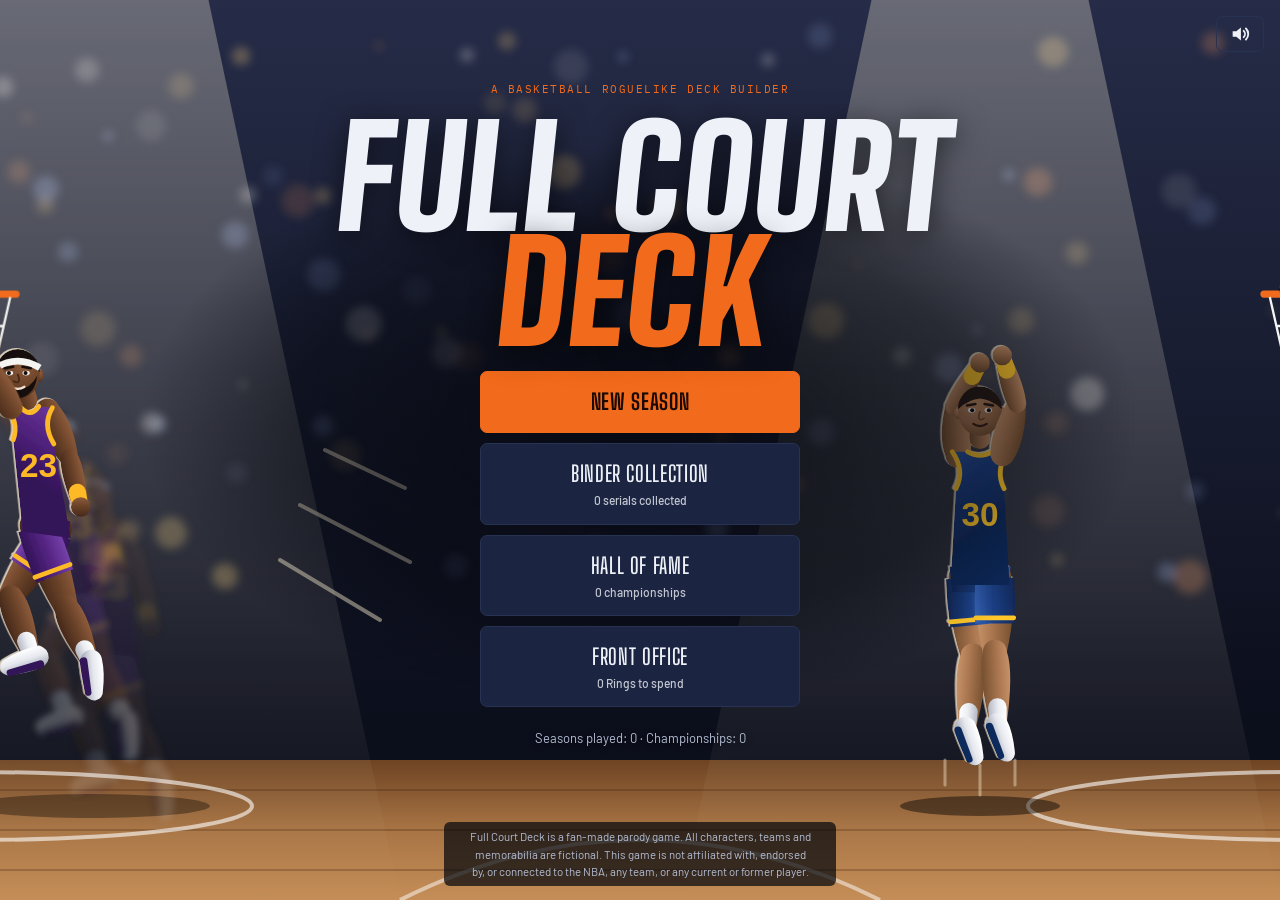
<file: index.html>
<!doctype html>
<html lang="en">
<head>
  <meta charset="utf-8">
  <meta name="viewport" content="width=device-width, initial-scale=1">
  <title>Full Court Deck</title>
  <link rel="preconnect" href="https://fonts.googleapis.com">
  <link rel="preconnect" href="https://fonts.gstatic.com" crossorigin>
  <link rel="stylesheet" href="https://fonts.googleapis.com/css2?family=Big+Shoulders+Display:wght@700;900&family=Barlow:wght@400;500;600;700&family=IBM+Plex+Mono:wght@500&family=Bangers&family=Alfa+Slab+One&family=Mr+Dafoe&display=swap">
  <link rel="stylesheet" href="css/style.css">
</head>
<body>
  <div id="app"></div>
  <div id="overlay" hidden></div>
  <div id="dev" hidden></div>
  <div id="toast" role="status"></div>

  <!-- Settings and data (edit these to tweak the game) -->
  <script src="js/config.js"></script>
  <script src="js/core/util.js"></script>
  <script src="js/data/cards.js"></script>
  <script src="js/data/characters.js"></script>
  <script src="js/data/teams.js"></script>
  <script src="js/data/memorabilia.js"></script>
  <script src="js/data/events.js"></script>
  <script src="js/data/packs.js"></script>

  <!-- Game rules -->
  <script src="js/core/run.js"></script>
  <script src="js/core/map.js"></script>
  <script src="js/core/combat.js"></script>
  <script src="js/core/packs.js"></script>
  <script src="js/core/binder.js"></script>
  <script src="js/core/records.js"></script>
  <script src="js/audio/audio.js"></script>
  <script src="js/audio/songs.js"></script>

  <!-- Screens -->
  <script src="js/ui/views.js"></script>
  <script src="js/ui/player-art.js"></script>
  <script src="js/ui/memorabilia-art.js"></script>
  <script src="js/ui/home-background.js"></script>
  <script src="js/ui/card-art.js"></script>
  <script src="js/ui/court-art.js"></script>
  <script src="js/ui/screens.js"></script>
  <script src="js/ui/combat-view.js"></script>
  <script src="js/ui/binder-view.js"></script>
  <script src="js/ui/hall-of-fame.js"></script>
  <script src="js/main.js"></script>
</body>
</html>
</file>
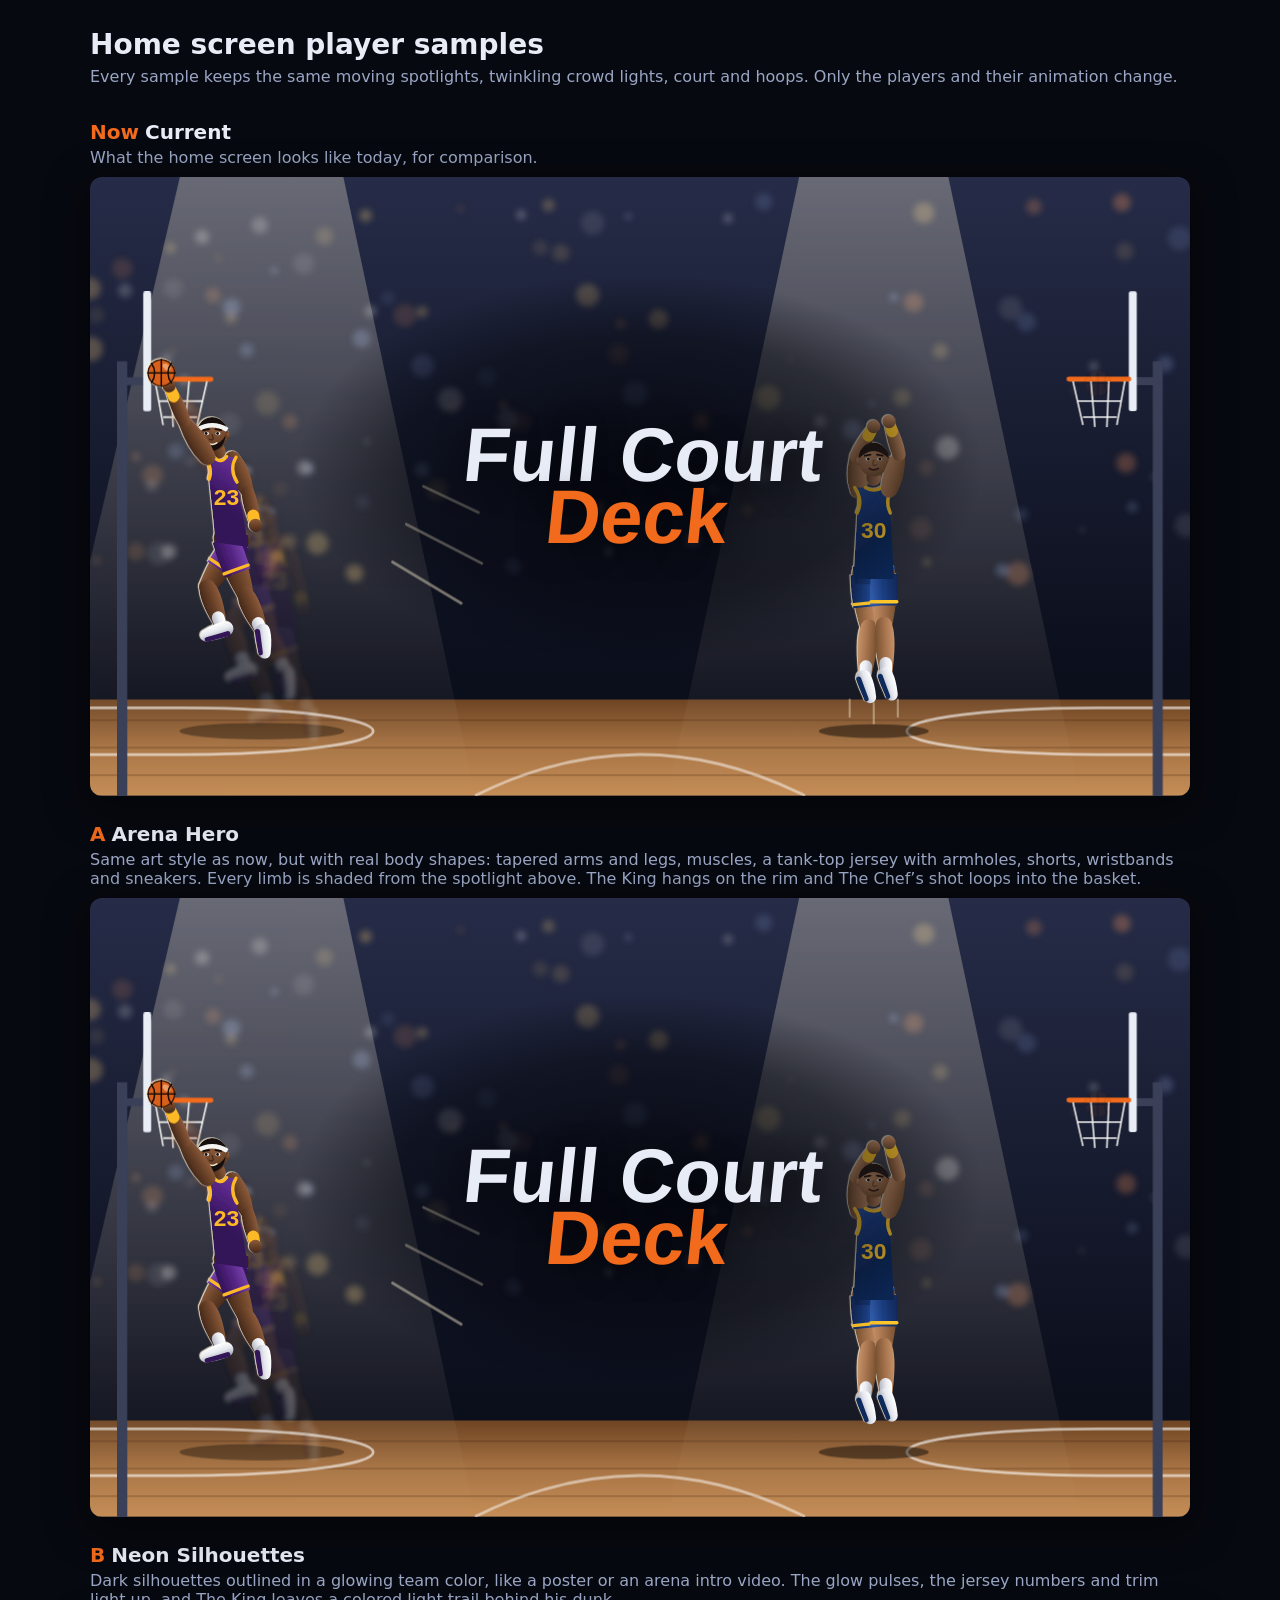
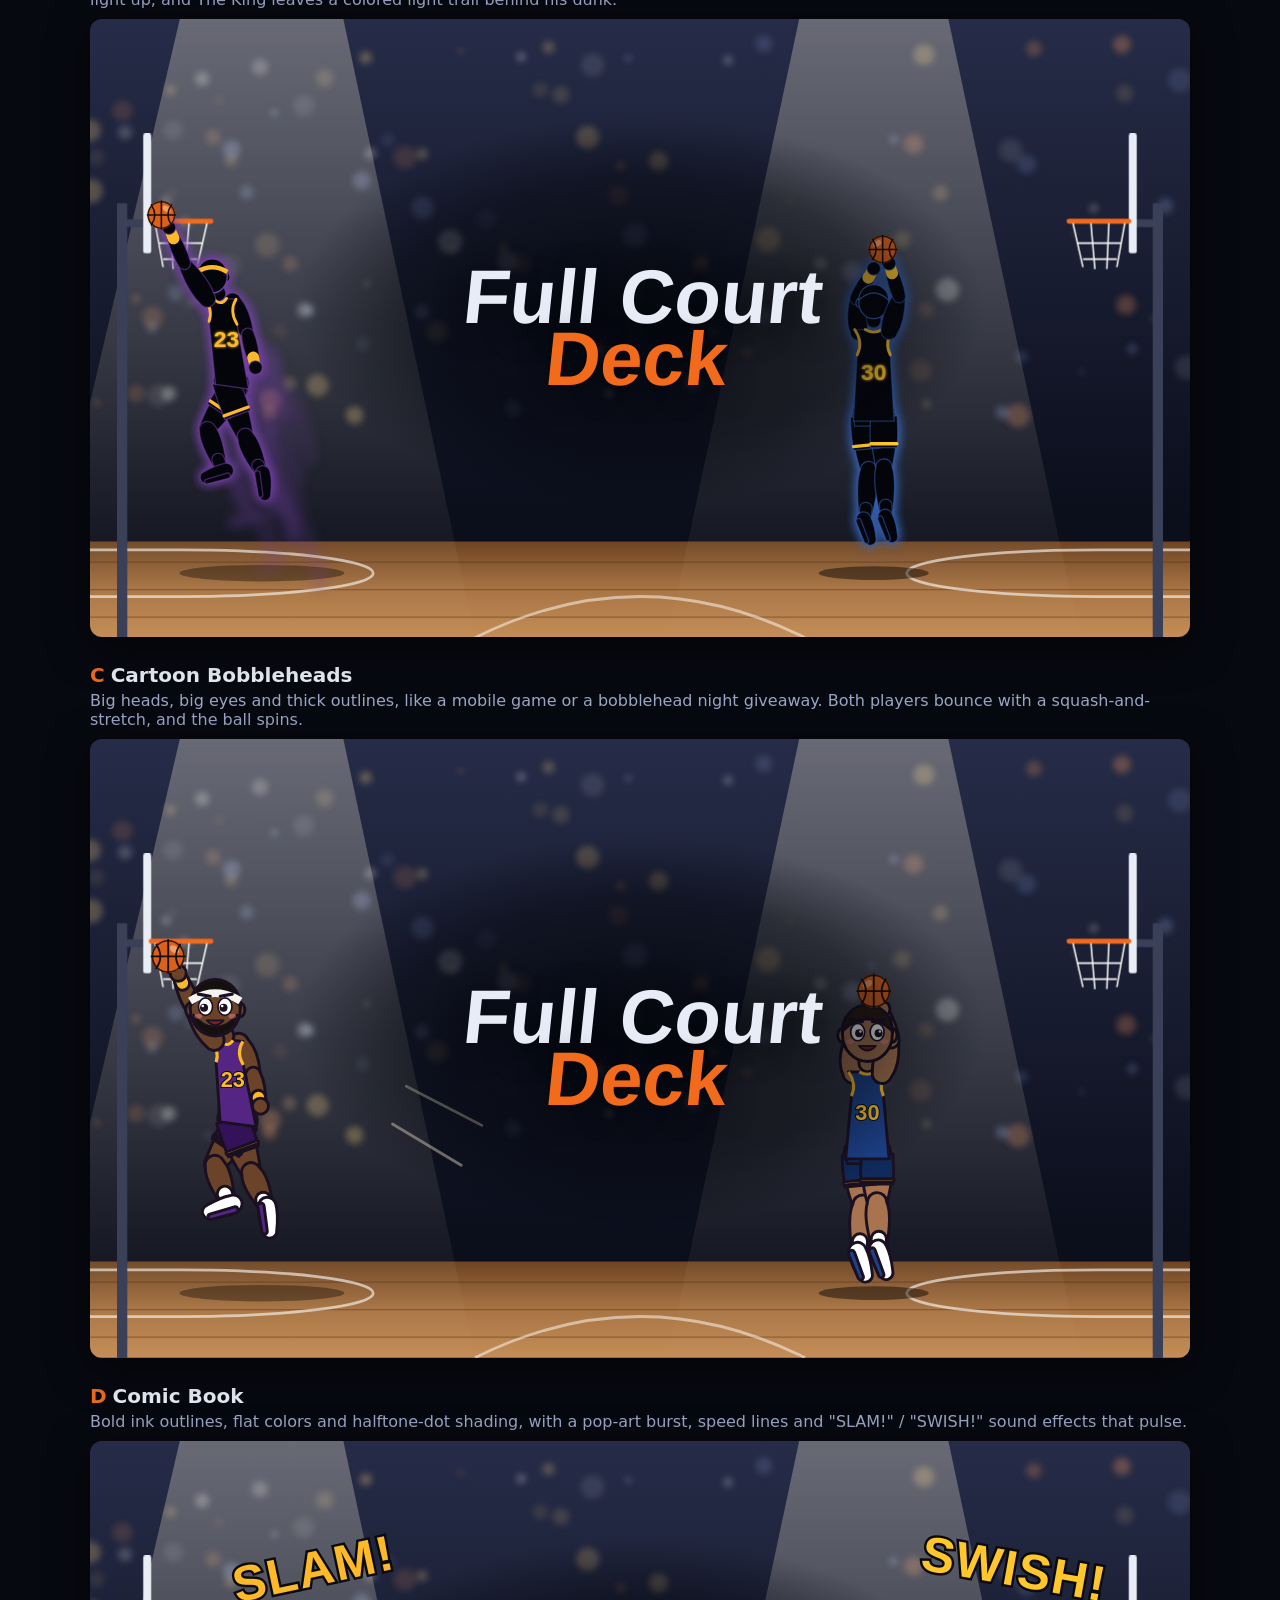
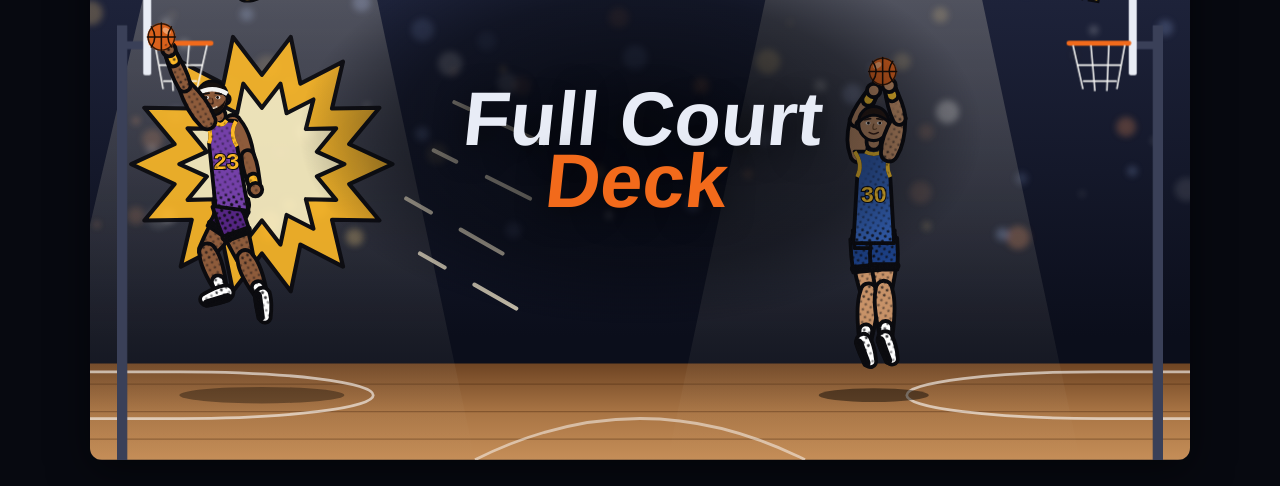
<file: samples/home-players.html>
<!doctype html>
<html lang="en">
<head>
<meta charset="utf-8">
<meta name="viewport" content="width=device-width, initial-scale=1">
<title>Home Player Samples</title>
<style>
  body { margin: 0; background: #070910; color: #e8ecf6; font-family: system-ui, Segoe UI, Arial, sans-serif; }
  header { max-width: 1100px; margin: 0 auto; padding: 28px 16px 8px; }
  header h1 { margin: 0 0 6px; font-size: 28px; }
  header p { margin: 0; color: #9aa6c4; }
  section { max-width: 1100px; margin: 26px auto; padding: 0 16px; }
  section h2 { margin: 0 0 4px; font-size: 20px; }
  section h2 span { color: #F26A1B; margin-right: 6px; }
  section p { margin: 0 0 10px; color: #9aa6c4; }
  .scene { position: relative; aspect-ratio: 16 / 9; border-radius: 12px; overflow: hidden; background: #0b0e1b; box-shadow: 0 10px 40px rgba(0,0,0,.5); }
  .scene svg { position: absolute; inset: 0; width: 100%; height: 100%; display: block; }
  .scene .logo { position: absolute; inset: 0; display: grid; place-content: center; text-align: center; pointer-events: none;
    font: 900 clamp(30px, 6.5vw, 76px)/.82 'Arial Black', Arial, sans-serif; transform: skewX(-6deg); text-shadow: 0 6px 30px rgba(0,0,0,.6); }
  .scene .logo span:last-child { color: #F26A1B; }

  /* Same animations as the game (css/style.css) */
  .hb-float { animation: hbFloat 3.2s ease-in-out infinite; }
  .hb-float.late { animation-duration: 4s; animation-delay: -1.2s; }
  .hb-sweep { animation: hbSweep 7s ease-in-out infinite alternate; transform-box: view-box; }
  .hb-sweep.late { animation-duration: 9s; animation-delay: -3s; }
  .hb-twinkle { animation: hbTwinkle 2.4s ease-in-out infinite; }
  .hb-twinkle.late { animation-delay: -1.2s; }
  .hb-shadow { animation: hbShadow 4s ease-in-out infinite; animation-delay: -1.2s; transform-box: fill-box; transform-origin: center; }
  @keyframes hbFloat { 50% { transform: translateY(-14px); } }
  @keyframes hbSweep { from { transform: rotate(-14deg); } to { transform: rotate(14deg); } }
  @keyframes hbTwinkle { 50% { opacity: .35; } }
  @keyframes hbShadow { 50% { transform: scale(.8); opacity: .6; } }

  /* New sample animations */
  .s-hang { animation: sHang 3.2s ease-in-out infinite; transform-box: fill-box; transform-origin: 50% 100%; }
  @keyframes sHang { 50% { transform: translateY(-18px) rotate(-2.5deg); } }
  .s-bounce { animation: sBounce 1.1s ease-in-out infinite; transform-box: fill-box; transform-origin: 50% 100%; }
  .s-bounce.late { animation-delay: -.55s; }
  @keyframes sBounce { 0%, 100% { transform: translateY(0) scale(1.04, .96); } 50% { transform: translateY(-26px) scale(.97, 1.04); } }
  .s-pulse { animation: sPulse 1.8s ease-in-out infinite; }
  .s-pulse.late { animation-delay: -.9s; }
  @keyframes sPulse { 50% { opacity: .35; } }
  .s-burst { animation: sBurst 1.4s ease-in-out infinite; transform-box: fill-box; transform-origin: center; }
  @keyframes sBurst { 50% { transform: scale(1.07) rotate(5deg); } }
  .s-pop { animation: sPop 1.4s ease-in-out infinite; transform-box: fill-box; transform-origin: center; }
  .s-pop.late { animation-delay: -.7s; }
  @keyframes sPop { 50% { transform: scale(1.12) rotate(-3deg); } }
  .s-dash { stroke-dasharray: 70 50; animation: sDash .5s linear infinite; }
  @keyframes sDash { to { stroke-dashoffset: 120; } }
  @media (prefers-reduced-motion: reduce) { * { animation: none !important; } }
</style>
</head>
<body>
<header>
  <h1>Home screen player samples</h1>
  <p>Every sample keeps the same moving spotlights, twinkling crowd lights, court and hoops. Only the players and their animation change.</p>
</header>
<main id="samples"></main>

<script>window.FCD = { V: {} };</script>
<script src="../js/data/characters.js"></script>
<script src="../js/ui/home-background.js"></script>
<script>
(function (F) {
  const CH = F.CHARACTERS;
  const POSES = F.V.POSES;

  // ---------- small vector helpers ----------
  const add = (a, b) => [a[0] + b[0], a[1] + b[1]];
  const sub = (a, b) => [a[0] - b[0], a[1] - b[1]];
  const mul = (a, k) => [a[0] * k, a[1] * k];
  const mix = (a, b, t) => [a[0] + (b[0] - a[0]) * t, a[1] + (b[1] - a[1]) * t];
  const norm = a => { const l = Math.hypot(a[0], a[1]) || 1; return [a[0] / l, a[1] / l]; };
  const pt = p => `${+p[0].toFixed(1)} ${+p[1].toFixed(1)}`;

  let uid = 0;
  let DEFS = [];

  // Tapered limb: rounded ends, radius ra at a, rb at b, bulging to rm (muscle) at t along the way
  function limb(a, b, ra, rb, rm = (ra + rb) / 2, t = 0.45) {
    const d = norm(sub(b, a)), n = [-d[1], d[0]];
    const m = mix(a, b, t), k = 2 * rm - (ra + rb) / 2;
    const p1 = add(a, mul(n, ra)), p2 = add(b, mul(n, rb)), p3 = add(b, mul(n, -rb)), p4 = add(a, mul(n, -ra));
    return { d: `M${pt(p1)} Q${pt(add(m, mul(n, k)))} ${pt(p2)} A${rb} ${rb} 0 0 0 ${pt(p3)} Q${pt(add(m, mul(n, -k)))} ${pt(p4)} A${ra} ${ra} 0 0 0 ${pt(p1)}Z`, mid: m, n, r: Math.max(ra, rm) };
  }
  const blob = (c, r) => ({ d: `M${pt([c[0] - r, c[1]])} a${r} ${r} 0 1 0 ${2 * r} 0 a${r} ${r} 0 1 0 ${-2 * r} 0Z`, mid: c, n: [0, 1], r });
  const quad = (pts, n) => ({ d: 'M' + pts.map(pt).join(' L') + 'Z', mid: pts.reduce((s, p) => add(s, mul(p, 1 / pts.length)), [0, 0]), n, r: 13 });

  // ---------- body geometry (shared by every style) ----------
  // o.head = head radius (12 = normal, bigger = cartoon), o.thick = limb thickness multiplier
  function geometry(P, ch, o = {}) {
    const k = o.thick || 1, R = o.head || 12;
    const near = P.far === 'L' ? 'R' : 'L', far = P.far;
    const head = R === 12 ? P.head : add(P.neck, mul(norm(sub(P.head, P.neck)), R + 4));
    const list = [];
    const push = (shape, role) => list.push({ ...shape, role });

    const arm = s => {
      const sh = P['sh' + s], el = P['el' + s], ha = P['ha' + s];
      push(limb(sh, el, 6.6 * k, 5 * k, 7.8 * k, 0.4), 'skin');
      push(limb(el, ha, 5 * k, 3.8 * k, 5.6 * k, 0.35), 'skin');
      push(limb(mix(el, ha, 0.7), mix(el, ha, 0.88), 4.7 * k, 4.4 * k), 'trim');
      push(blob(ha, 5.3 * k), 'skin');
    };
    const shoe = (an, toe) => {
      const dir = norm(toe), tip = add(an, mul(dir, 14 * k)), heel = add(an, mul(dir, -3 * k));
      let n = [-dir[1], dir[0]]; if (n[1] < 0) n = mul(n, -1);
      push(limb(heel, tip, 5.8 * k, 4.6 * k, 6 * k, 0.4), 'shoe');
      push(limb(add(heel, mul(n, 4.2 * k)), add(tip, mul(n, 3.4 * k)), 2.1 * k, 1.8 * k), 'sole');
    };
    const leg = s => {
      const hip = P['hip' + s], kn = P['kn' + s], an = P['an' + s];
      push(limb(hip, kn, 9 * k, 6.6 * k, 9.8 * k, 0.4), 'skin');
      push(limb(kn, an, 6.4 * k, 4 * k, 7.6 * k, 0.28), 'skin');
      push(limb(mix(kn, an, 0.72), an, 5 * k, 4.5 * k), 'sock');
      shoe(an, P['toe' + s]);
    };
    const shortsLeg = s => {
      const hip = P['hip' + s], bot = mix(hip, P['kn' + s], 0.62);
      const d = norm(sub(bot, hip)), n = [-d[1], d[0]];
      // Fitted leg: hugs the thigh with gently curved sides and a flat hem
      const r1 = 10.4 * k, r2 = 10.6 * k, m = mix(hip, bot, 0.5), bulge = 11.4 * k;
      push({ d: `M${pt(add(hip, mul(n, r1)))} Q${pt(add(m, mul(n, bulge)))} ${pt(add(bot, mul(n, r2)))} L${pt(add(bot, mul(n, -r2)))} Q${pt(add(m, mul(n, -bulge)))} ${pt(add(hip, mul(n, -r1)))}Z`, mid: m, n, r: r2 }, 'shorts');
      const h = add(bot, mul(d, -3));
      push(limb(add(h, mul(n, r2 - 0.4)), add(h, mul(n, -(r2 - 0.4))), 1.3, 1.3), 'trim');
    };

    arm(far);
    push(limb(P.neck, head, 5.6 * k, 5.6 * k), 'skin');
    leg(far); leg(near);
    shortsLeg(far);
    // Waistband: same width as the bottom of the jersey, so nothing sticks out
    const hd = norm(sub(P.hipR, P.hipL));
    push(quad([add(P.hipL, add(mul(hd, -8.5 * k), [0, -6])), add(P.hipR, add(mul(hd, 8.5 * k), [0, -6])), add(P.hipR, add(mul(hd, 7 * k), [0, 8])), add(P.hipL, add(mul(hd, -7 * k), [0, 8]))], [1, 0]), 'shorts');
    shortsLeg(near);

    // Jersey (tank top with a scoop neck and armholes)
    const shC = mix(P.shL, P.shR, 0.5), hipC = mix(P.hipL, P.hipR, 0.5);
    const tc = mix(shC, hipC, 0.5), down = norm(sub(hipC, shC));
    const out = (p, a) => add(p, mul(norm(sub(p, tc)), a));
    const side = norm(sub(P.shR, P.shL));
    const A = add(mix(P.shL, P.shR, 0.22), mul(down, -2)), B = add(mix(P.shL, P.shR, 0.78), mul(down, -2));
    const sL = add(P.shL, add(mul(side, -3 * k), mul(down, -2))), sR = add(P.shR, add(mul(side, 3 * k), mul(down, -2)));
    const pitL = add(P.shL, add(mul(side, -1 * k), mul(down, 18))), pitR = add(P.shR, add(mul(side, 1 * k), mul(down, 18)));
    const armL = add(mix(sL, pitL, 0.5), mul(side, 6)), armR = add(mix(sR, pitR, 0.5), mul(side, -6));
    const hL = add(add(P.hipL, mul(side, -8 * k)), mul(down, 4)), hR = add(add(P.hipR, mul(side, 8 * k)), mul(down, 4));
    const nk = add(P.neck, mul(down, 11));
    list.push({ role: 'torso', d: `M${pt(A)} Q${pt(nk)} ${pt(B)} L${pt(sR)} Q${pt(armR)} ${pt(pitR)} L${pt(hR)} L${pt(hL)} L${pt(pitL)} Q${pt(armL)} ${pt(sL)}Z`, a: sL, b: sR });
    list.push({ role: 'line', d: `M${pt(A)} Q${pt(nk)} ${pt(B)} M${pt(sR)} Q${pt(armR)} ${pt(pitR)} M${pt(sL)} Q${pt(armL)} ${pt(pitL)}` });
    list.push({ role: 'number', at: add(tc, mul(down, 5)) });
    if (!o.headLast) list.push({ role: 'head', at: head, R });
    arm(near);
    if (o.headLast) list.push({ role: 'head', at: head, R });
    if (P.ball && !o.noBall) list.push({ role: 'ball', at: o.thick ? add(P['ha' + near], mul(norm(sub(P.ball, P['ha' + near])), 13 * k)) : P.ball, r: 11 * (o.ballScale || 1) });
    return list;
  }

  // Per-limb shading: light on the side facing up, dark underneath
  function shade(part, cols) {
    const id = 'g' + uid++;
    let n = part.n; if (n[1] > 0) n = mul(n, -1);
    const a = add(part.mid, mul(n, part.r)), b = add(part.mid, mul(n, -part.r));
    DEFS.push(`<linearGradient id="${id}" gradientUnits="userSpaceOnUse" x1="${a[0].toFixed(1)}" y1="${a[1].toFixed(1)}" x2="${b[0].toFixed(1)}" y2="${b[1].toFixed(1)}"><stop offset="0" stop-color="${cols[0]}"/><stop offset=".45" stop-color="${cols[1]}"/><stop offset="1" stop-color="${cols[2]}"/></linearGradient>`);
    return `url(#${id})`;
  }

  // ---------- faces (drawn at head size 12, scaled) ----------
  const faces = {
    real: c => `
      <path d="M-7 -3 L-2.5 -3.8 M2.5 -3.8 L7 -3" stroke="${c.hair}" stroke-width="1.4" stroke-linecap="round"/>
      <ellipse cx="-4.5" cy="-.4" rx="2" ry="1.3" fill="#fff" opacity=".9"/><ellipse cx="4.5" cy="-.4" rx="2" ry="1.3" fill="#fff" opacity=".9"/>
      <circle cx="-4.2" cy="-.4" r="1.1" fill="#140c08"/><circle cx="4.8" cy="-.4" r="1.1" fill="#140c08"/>
      <path d="M0 .5 Q-1.4 3.8 0 4.6 Q1.4 4.8 2.2 4" stroke="${c.skinDark}" stroke-width="1" fill="none" stroke-linecap="round"/>
      ${c.beard ? `<path d="M-10.5 1 Q-9.5 11.5 0 13.5 Q9.5 11.5 10.5 1 Q7 8 0 8.6 Q-7 8 -10.5 1Z" fill="${c.hair}"/>` : ''}
      <path d="M-3.6 7 Q0 9.4 3.6 7" stroke="${c.beard ? '#f2e3d0' : '#3a1e14'}" stroke-width="1.2" fill="none" stroke-linecap="round"/>`,
    toon: c => `
      <ellipse cx="-4.6" cy="-.5" rx="3.3" ry="4.1" fill="#fff" stroke="#1a1022" stroke-width=".8"/>
      <ellipse cx="4.6" cy="-.5" rx="3.3" ry="4.1" fill="#fff" stroke="#1a1022" stroke-width=".8"/>
      <circle cx="-3.9" cy="0" r="1.9" fill="#1a1022"/><circle cx="5.3" cy="0" r="1.9" fill="#1a1022"/>
      <circle cx="-3.3" cy="-.8" r=".6" fill="#fff"/><circle cx="5.9" cy="-.8" r=".6" fill="#fff"/>
      <path d="M-8 -6.4 L-2.4 -5.4 M2.4 -5.4 L8 -6.4" stroke="#1a1022" stroke-width="1.5" stroke-linecap="round"/>
      ${c.beard ? `<path d="M-10.5 3 Q-9 12 0 13 Q9 12 10.5 3 Q6 9 0 9 Q-6 9 -10.5 3Z" fill="${c.hair}" stroke="#1a1022" stroke-width=".8"/>` : ''}
      <path d="M-4 6 Q0 10.5 4 6 Z" fill="#7a1f2a" stroke="#1a1022" stroke-width=".8" stroke-linejoin="round"/>
      <ellipse cx="-8" cy="4" rx="1.8" ry="1.1" fill="#ff8a8a" opacity=".45"/><ellipse cx="8" cy="4" rx="1.8" ry="1.1" fill="#ff8a8a" opacity=".45"/>`,
    none: () => '',
  };

  // ---------- styles ----------
  // Each style says how to paint each part of the body
  const STYLES = {
    hero: {
      paint(p, c) {
        if (p.role === 'skin') return `fill="${shade(p, [c.skinLight, c.skin, c.skinDark])}"`;
        if (p.role === 'shorts') return `fill="${shade(p, [c.jerseyLight, c.jersey, c.jerseyDark])}"`;
        if (p.role === 'shoe') return `fill="${shade(p, ['#ffffff', '#e6e8ee', '#9aa0ae'])}"`;
        if (p.role === 'sock') return `fill="${shade(p, ['#ffffff', '#eceef3', '#b4b8c4'])}"`;
        if (p.role === 'sole') return `fill="${c.jerseyDark}"`;
        if (p.role === 'trim') return `fill="${c.trim}"`;
        if (p.role === 'torso') {
          const id = 'g' + uid++;
          DEFS.push(`<linearGradient id="${id}" gradientUnits="userSpaceOnUse" x1="${p.a[0]}" y1="${p.a[1] - 10}" x2="${p.b[0]}" y2="${p.b[1] + 30}"><stop offset="0" stop-color="${c.jerseyLight}"/><stop offset=".5" stop-color="${c.jersey}"/><stop offset="1" stop-color="${c.jerseyDark}"/></linearGradient>`);
          return `fill="url(#${id})"`;
        }
        if (p.role === 'line') return `fill="none" stroke="${c.trim}" stroke-width="2.6" stroke-linecap="round"`;
      },
      head(c) {
        const id = 'g' + uid++;
        DEFS.push(`<radialGradient id="${id}" cx=".38" cy=".3" r=".8"><stop offset="0" stop-color="${c.skinLight}"/><stop offset=".55" stop-color="${c.skin}"/><stop offset="1" stop-color="${c.skinDark}"/></radialGradient>`);
        return { skin: `url(#${id})`, face: faces.real(c) };
      },
    },
    neon: {
      paint(p, c) {
        if (p.role === 'trim') return `fill="${c.trim}"`;
        if (p.role === 'line') return `fill="none" stroke="${c.trim}" stroke-width="2.2" stroke-linecap="round"`;
        return `fill="#04050b" stroke="${c.jerseyLight}" stroke-opacity=".55" stroke-width="1"`;
      },
      head: c => ({ skin: '#04050b', stroke: c.jerseyLight, face: '' }),
      numberGlow: true,
    },
    toon: {
      ink: '#1a1022',
      paint(p, c) {
        const ink = `stroke="#1a1022" stroke-width="2.4" stroke-linejoin="round"`;
        const fill = { skin: c.skin, shorts: c.jerseyDark, shoe: '#ffffff', sock: '#ffffff', sole: c.jersey, trim: c.trim, torso: c.jersey }[p.role];
        if (p.role === 'line') return `fill="none" stroke="${c.trim}" stroke-width="2.6"`;
        return `fill="${fill}" ${ink}`;
      },
      head: c => ({ skin: c.skin, stroke: '#1a1022', face: faces.toon(c) }),
    },
    comic: {
      paint(p, c) {
        const ink = `stroke="#0b0b0f" stroke-width="3" stroke-linejoin="round"`;
        const fill = { skin: c.skinLight, shorts: c.jersey, shoe: '#ffffff', sock: '#ffffff', sole: '#0b0b0f', trim: c.trim, torso: c.jerseyLight }[p.role];
        if (p.role === 'line') return `fill="none" stroke="${c.trim}" stroke-width="3"`;
        return `fill="${fill}" ${ink}`;
      },
      head: c => ({ skin: c.skinLight, stroke: '#0b0b0f', face: faces.real(c) }),
      halftone: true,
    },
  };

  // ---------- draw one player ----------
  function figure(P, ch, flip, styleName, o = {}) {
    const st = STYLES[styleName], c = ch.colors;
    const parts = geometry(P, ch, o);
    const body = parts.map(p => {
      if (p.role === 'number') {
        const [x, y] = p.at;
        const glow = st.numberGlow ? `filter="url(#neonNum)"` : '';
        const ink = styleName === 'comic' || styleName === 'toon' ? `stroke="#0b0b0f" stroke-width="1.6" paint-order="stroke"` : '';
        return `<text x="${x.toFixed(1)}" y="${y.toFixed(1)}" text-anchor="middle" font-family="Arial Black,Arial,sans-serif" font-weight="900" font-size="18" fill="${c.trim}" ${ink} ${glow} ${flip ? `transform="translate(${(2 * x).toFixed(1)} 0) scale(-1 1)"` : ''}>${ch.number}</text>`;
      }
      if (p.role === 'head') {
        const h = st.head(c), s = p.R / 12;
        const ln = h.stroke ? `stroke="${h.stroke}" stroke-width="${styleName === 'neon' ? 1 / s : 2.4 / s}"` : '';
        return `<g transform="translate(${p.at[0].toFixed(1)} ${p.at[1].toFixed(1)}) scale(${s.toFixed(2)})">
          <ellipse cx="-11.6" cy="1" rx="2.4" ry="3.4" fill="${h.skin}" ${ln}/><ellipse cx="11.6" cy="1" rx="2.4" ry="3.4" fill="${h.skin}" ${ln}/>
          <ellipse cx="0" cy=".6" rx="11.8" ry="12.8" fill="${h.skin}" ${ln}/>
          <path d="M-11.9 -1 A11.9 12.4 0 0 1 11.9 -1 Q6 -6.5 0 -6.8 Q-6 -6.5 -11.9 -1Z" fill="${styleName === 'neon' ? '#04050b' : c.hair}" ${ln}/>
          ${c.headband ? `<path d="M-11.9 -3.2 Q0 -10.5 11.9 -3.2" stroke="${styleName === 'neon' ? c.trim : '#f4f4f2'}" stroke-width="3.6" fill="none"/>` : ''}
          ${h.face}
        </g>`;
      }
      if (p.role === 'ball') return `<g class="${o.ballClass || ''}">${F.V.basketball(p.at[0], p.at[1], p.r)}</g>`;
      return `<path d="${p.d}" ${st.paint(p, c)}/>`;
    }).join('');
    let extra = '';
    if (st.halftone) {
      // Halftone dots over the shadow side of the body (comic-book shading)
      const shapes = parts.filter(p => p.d && p.role !== 'line').map(p => `<path d="${p.d}"/>`).join('');
      extra = `<g fill="url(#dots)" mask="url(#shadeMask)">${shapes}</g>`;
    }
    return body + extra;
  }

  // Glowing outline copy of a player (used behind the neon silhouettes)
  function glowCopy(P, ch, o = {}) {
    return geometry(P, ch, o).filter(p => p.d || p.role === 'head').map(p => p.d
      ? `<path d="${p.d}"/>`
      : `<ellipse cx="${p.at[0]}" cy="${p.at[1]}" rx="${p.R + 1}" ry="${p.R + 2}"/>`).join('');
  }

  const place = (inner, x, y, s, flip) => `<g transform="translate(${x} ${y}) scale(${flip ? -s : s} ${s})">${inner}</g>`;

  // ---------- shared background (same as the game's home screen) ----------
  function crowd(seed, n) {
    let r = seed;
    const rand = () => (r = (r * 16807) % 2147483647) / 2147483647;
    const cols = ['#ffd27a', '#ff9a5a', '#a9c3ff', '#ffffff'];
    let s = '';
    for (let i = 0; i < n; i++) s += `<circle cx="${(rand() * 1600).toFixed(0)}" cy="${(30 + rand() * 560).toFixed(0)}" r="${(4 + rand() * 14).toFixed(1)}" fill="${cols[i % 4]}" opacity="${(0.08 + rand() * 0.22).toFixed(2)}"/>`;
    return s;
  }
  function hoop() {
    return `<g transform="translate(60 210) scale(1.45)">
      <rect x="-14" y="40" width="10" height="1000" fill="#3a4058"/>
      <path d="M-9 60 L14 60" stroke="#3a4058" stroke-width="8"/>
      <rect x="12" y="-30" width="8" height="120" rx="2" fill="#e9edf5"/>
      <path d="M20 58 L80 58" stroke="#F26A1B" stroke-width="5" stroke-linecap="round"/>
      <path d="M24 60 L32 104 M40 60 L42 106 M58 60 L54 106 M76 60 L66 104 M28 80 L72 80 M32 96 L66 96" stroke="#f4f4f2" stroke-width="1.6" fill="none"/>
    </g>`;
  }
  function scene({ back = '', behind = '', players, front = '' }) {
    const defs = DEFS.join(''); DEFS = [];
    return `<svg viewBox="0 0 1600 900" preserveAspectRatio="xMidYMid slice" aria-hidden="true">
      <defs>
        <linearGradient id="hbBg" x1="0" y1="0" x2="0" y2="1"><stop offset="0" stop-color="#262c48"/><stop offset=".8" stop-color="#0b0e1b"/></linearGradient>
        <linearGradient id="hbSpot" x1="0" y1="0" x2="0" y2="1"><stop offset="0" stop-color="#fff6dc" stop-opacity=".32"/><stop offset="1" stop-color="#fff6dc" stop-opacity="0"/></linearGradient>
        <linearGradient id="hbFloor" x1="0" y1="0" x2="0" y2="1"><stop offset="0" stop-color="#6e4423"/><stop offset=".5" stop-color="#a87444"/><stop offset="1" stop-color="#c58e58"/></linearGradient>
        <radialGradient id="hbVig" cx=".5" cy=".47" r=".31"><stop offset="0" stop-color="#05070d" stop-opacity=".82"/><stop offset=".7" stop-color="#05070d" stop-opacity=".45"/><stop offset="1" stop-color="#05070d" stop-opacity="0"/></radialGradient>
        <filter id="hbBlur" x="-10%" y="-10%" width="120%" height="120%"><feGaussianBlur stdDeviation="5"/></filter>
        <filter id="hbRim" x="-20%" y="-20%" width="140%" height="140%"><feDropShadow dx="-1.6" dy="-1" stdDeviation=".5" flood-color="#fff1d6" flood-opacity=".8"/></filter>
        <filter id="hbTrail" x="-20%" y="-20%" width="140%" height="140%"><feGaussianBlur stdDeviation="3"/></filter>
        <filter id="neonGlow" x="-30%" y="-30%" width="160%" height="160%"><feGaussianBlur stdDeviation="4"/></filter>
        <filter id="neonNum" x="-50%" y="-50%" width="200%" height="200%"><feGaussianBlur stdDeviation="1.2" result="b"/><feMerge><feMergeNode in="b"/><feMergeNode in="SourceGraphic"/></feMerge></filter>
        <pattern id="dots" width="4.5" height="4.5" patternUnits="userSpaceOnUse" patternTransform="rotate(30)"><circle cx="2.25" cy="2.25" r="1.1" fill="#0b0b0f" opacity=".4"/></pattern>
        <linearGradient id="shadeGrad" gradientUnits="userSpaceOnUse" x1="95" y1="0" x2="150" y2="25"><stop offset="0" stop-color="#000"/><stop offset=".6" stop-color="#000"/><stop offset=".8" stop-color="#fff"/></linearGradient>
        <mask id="shadeMask" maskUnits="userSpaceOnUse" x="-100" y="-100" width="500" height="500"><rect x="-100" y="-100" width="500" height="500" fill="url(#shadeGrad)"/></mask>
        ${defs}
      </defs>
      <rect width="1600" height="900" fill="url(#hbBg)"/>
      <g filter="url(#hbBlur)">
        <g class="hb-twinkle">${crowd(17, 60)}</g>
        <g class="hb-twinkle late">${crowd(41, 60)}</g>
      </g>
      <rect y="760" width="1600" height="140" fill="url(#hbFloor)"/>
      <path d="M0 790 H1600 M0 830 H1600 M0 870 H1600" stroke="rgba(60,30,10,.35)" stroke-width="1.5"/>
      <path d="M560 900 Q800 780 1040 900" stroke="#fff" stroke-opacity=".5" stroke-width="4" fill="none"/>
      <g stroke="#fff" stroke-opacity=".6" stroke-width="4" fill="none">
        <path d="M0 772 H132 A280 34 0 0 1 132 840 H0"/>
        <path d="M1600 772 H1468 A280 34 0 0 0 1468 840 H1600"/>
      </g>
      <g class="hb-sweep" style="transform-origin:250px -40px"><path d="M140 -40 L360 -40 L560 900 L-80 900 Z" fill="url(#hbSpot)"/></g>
      <g class="hb-sweep late" style="transform-origin:1140px -40px"><path d="M1040 -40 L1240 -40 L1440 900 L840 900 Z" fill="url(#hbSpot)"/></g>
      <ellipse cx="250" cy="806" rx="120" ry="12" fill="#000" opacity=".35"/>
      <g class="hb-shadow"><ellipse cx="1140" cy="806" rx="80" ry="10" fill="#000" opacity=".45"/></g>
      ${back}
      ${hoop()}
      <g transform="translate(1600 0) scale(-1 1)">${hoop()}</g>
      ${behind}
      ${players}
      ${front}
      <rect width="1600" height="900" fill="url(#hbVig)"/>
    </svg>`;
  }

  // Ball flying from the Chef's hands into the right basket, on a loop
  const shotArc = `<g opacity="0">
      <animateMotion dur="2.6s" repeatCount="indefinite" path="M1150 330 Q1320 60 1466 300" keyPoints="0;1;1" keyTimes="0;.62;1" calcMode="linear"/>
      <animate attributeName="opacity" dur="2.6s" repeatCount="indefinite" values="0;1;1;0;0" keyTimes="0;.06;.58;.66;1"/>
      ${F.V.basketball(0, 0, 20)}
    </g>`;

  // ---------- the samples ----------
  const K = CH.king, C = CH.chef;
  const KX = 385, KY = 248, CX = 955, CY = 300, S = 1.85;
  const samples = [];

  samples.push({
    name: 'Current', tag: 'Now',
    text: 'What the home screen looks like today, for comparison.',
    svg: () => F.V.homeBackground(),
  });

  samples.push({
    name: 'Arena Hero', tag: 'A',
    text: 'Same art style as now, but with real body shapes: tapered arms and legs, muscles, a tank-top jersey with armholes, shorts, wristbands and sneakers. Every limb is shaded from the spotlight above. The King hangs on the rim and The Chef’s shot loops into the basket.',
    svg: () => {
      const king = figure(POSES.dunk, K, true, 'hero');
      const chef = figure(POSES.shot, C, false, 'hero', { noBall: true });
      return scene({
        behind: `<g class="hb-twinkle" stroke="#fff3d6" stroke-width="4" stroke-linecap="round" opacity=".55"><path d="M440 560 L540 620 M460 505 L570 562 M485 450 L565 488"/></g>`,
        players: `<g filter="url(#hbTrail)"><g opacity=".14">${place(king, 455, 368, S, true)}</g><g opacity=".26">${place(king, 420, 308, S, true)}</g></g>
          <g filter="url(#hbRim)">
            <g class="s-hang">${place(king, KX, KY, S, true)}</g>
            <g class="hb-float late">${place(chef, CX, CY, S, false)}</g>
          </g>`,
        front: shotArc,
      });
    },
  });

  samples.push({
    name: 'Neon Silhouettes', tag: 'B',
    text: 'Dark silhouettes outlined in a glowing team color, like a poster or an arena intro video. The glow pulses, the jersey numbers and trim light up, and The King leaves a colored light trail behind his dunk.',
    svg: () => {
      const king = figure(POSES.dunk, K, true, 'neon');
      const chef = figure(POSES.shot, C, false, 'neon');
      const kGlow = `<g fill="${K.colors.jerseyLight}" filter="url(#neonGlow)">${glowCopy(POSES.dunk, K)}</g>`;
      const cGlow = `<g fill="${C.colors.jerseyLight}" filter="url(#neonGlow)">${glowCopy(POSES.shot, C)}</g>`;
      const trail = (g, o) => `<g opacity="${o}">${g}</g>`;
      return scene({
        players: `
          ${trail(place(kGlow, 465, 380, S, true), .18)}${trail(place(kGlow, 425, 314, S, true), .3)}
          <g class="hb-float">
            <g class="s-pulse">${place(kGlow, KX, KY, S, true)}${place(kGlow, KX, KY, S, true)}</g>
            ${place(king, KX, KY, S, true)}
          </g>
          <g class="hb-float late">
            <g class="s-pulse late">${place(cGlow, CX, CY, S, false)}${place(cGlow, CX, CY, S, false)}</g>
            ${place(chef, CX, CY, S, false)}
          </g>`,
      });
    },
  });

  samples.push({
    name: 'Cartoon Bobbleheads', tag: 'C',
    text: 'Big heads, big eyes and thick outlines, like a mobile game or a bobblehead night giveaway. Both players bounce with a squash-and-stretch, and the ball spins.',
    svg: () => {
      const o = { head: 21, thick: 1.25, ballClass: 'hb-spin', ballScale: 1.25, headLast: true };
      const king = figure(POSES.dunk, K, true, 'toon', o);
      const chef = figure(POSES.shot, C, false, 'toon', o);
      return scene({
        behind: `<g class="hb-twinkle" stroke="#fff3d6" stroke-width="4" stroke-linecap="round" opacity=".5"><path d="M440 560 L540 620 M460 505 L570 562"/></g>`,
        players: `<g class="s-bounce">${place(king, KX, KY + 40, S * .95, true)}</g>
          <g class="s-bounce late">${place(chef, CX, CY + 40, S * .95, false)}</g>`,
      });
    },
  });

  samples.push({
    name: 'Comic Book', tag: 'D',
    text: 'Bold ink outlines, flat colors and halftone-dot shading, with a pop-art burst, speed lines and "SLAM!" / "SWISH!" sound effects that pulse.',
    svg: () => {
      const king = figure(POSES.dunk, K, true, 'comic');
      const chef = figure(POSES.shot, C, false, 'comic');
      const burst = (cx, cy, r1, r2, n, fill) => {
        let d = '';
        for (let i = 0; i < n * 2; i++) {
          const a = (i / (n * 2)) * Math.PI * 2, r = i % 2 ? r2 : r1;
          d += (i ? 'L' : 'M') + (cx + Math.cos(a) * r).toFixed(0) + ' ' + (cy + Math.sin(a) * r).toFixed(0);
        }
        return `<path d="${d}Z" fill="${fill}" stroke="#0b0b0f" stroke-width="6" stroke-linejoin="round"/>`;
      };
      const word = (x, y, rot, txt, fill, late) => `<g transform="translate(${x} ${y}) rotate(${rot})"><g class="s-pop${late ? ' late' : ''}"><text text-anchor="middle" font-family="Impact,Arial Black,sans-serif" font-size="72" font-weight="900" fill="${fill}" stroke="#0b0b0f" stroke-width="7" paint-order="stroke" letter-spacing="2">${txt}</text></g></g>`;
      return scene({
        back: `<g class="s-burst" opacity=".9">${burst(250, 470, 190, 130, 14, K.colors.trim)}${burst(250, 470, 120, 82, 14, '#fff3c4')}</g>
          <g stroke="#fff3d6" stroke-width="6" stroke-linecap="round" opacity=".75" class="s-dash">
            <path d="M600 600 L460 520 M640 520 L500 450 M620 680 L480 600 M660 440 L530 380"/>
          </g>`,
        players: `<g class="hb-float">${place(king, KX, KY, S, true)}</g>
          <g class="hb-float late">${place(chef, CX, CY, S, false)}</g>`,
        front: word(330, 210, -12, 'SLAM!', K.colors.trim) + word(1340, 210, 10, 'SWISH!', C.colors.trim, true),
      });
    },
  });

  const only = new URLSearchParams(location.search).get('only');
  document.getElementById('samples').innerHTML = samples.filter((s, i) => only == null || +only === i).map(s => `<section>
      <h2><span>${s.tag}</span>${s.name}</h2>
      <p>${s.text}</p>
      <div class="scene">${s.svg()}<div class="logo"><span>Full Court</span><span>Deck</span></div></div>
    </section>`).join('');
})(FCD);
</script>
<style>
  .hb-spin { animation: hbSpin 1.2s linear infinite; transform-box: fill-box; transform-origin: center; }
  @keyframes hbSpin { to { transform: rotate(360deg); } }
</style>
</body>
</html>
</file>
<file: css/style.css>
/* =========================================================
   FULL COURT DECK - styles
   Arena-at-night look: deep navy floor, chrome cards,
   retro Rookie Card, comic Showtime inserts.
   ========================================================= */
:root {
  color-scheme: dark;
  --bg: #0A0E1A;
  --bg2: #0F1527;
  --panel: #151C31;
  --panel2: #1B2440;
  --line: #283253;
  --ink: #EEF1F8;
  --muted: #8E98B5;
  --orange: #F26A1B;
  --gold: #E8B33C;
  --green: #3FCB7E;
  --red: #E5484D;
  --blue: #4D8DFF;
  --purple: #B18CFF;

  --display: "Big Shoulders Display", "Arial Narrow", Impact, sans-serif;
  --body: "Barlow", "Segoe UI", system-ui, sans-serif;
  --mono: "IBM Plex Mono", Consolas, ui-monospace, monospace;
  --retro: "Alfa Slab One", Rockwell, Georgia, serif;
  --comic: "Bangers", "Comic Sans MS", cursive;
}

* { box-sizing: border-box; }
html, body { margin: 0; min-height: 100%; }
body {
  background: radial-gradient(1200px 600px at 50% -10%, #1a2550 0%, transparent 60%), var(--bg);
  background-attachment: fixed;
  color: var(--ink);
  font-family: var(--body);
  font-size: 15px;
  line-height: 1.45;
}
button { font: inherit; color: inherit; }
[hidden] { display: none !important; }
:focus-visible { outline: 2px solid var(--gold); outline-offset: 2px; }
p { margin: 0; }

h1, h2, h3 {
  font-family: var(--display);
  font-weight: 900;
  text-transform: uppercase;
  margin: 0;
  line-height: 1;
  letter-spacing: .01em;
  text-wrap: balance;
}
h2 { font-size: 40px; }
h3 { font-size: 22px; }
h2.huge { font-size: clamp(56px, 9vw, 96px); }

.eyebrow {
  font-family: var(--mono);
  font-size: 11px;
  letter-spacing: .14em;
  text-transform: uppercase;
  color: var(--orange);
}
.fine { font-size: 13px; color: var(--muted); }
.warn { color: var(--gold); font-weight: 600; }

/* ---------- Buttons ---------- */
.btn {
  display: inline-flex;
  flex-direction: column;
  align-items: center;
  justify-content: center;
  gap: 2px;
  background: var(--panel2);
  border: 1px solid var(--line);
  padding: 10px 18px;
  border-radius: 7px;
  cursor: pointer;
  font-weight: 600;
  transition: background .15s, border-color .15s, transform .1s;
}
.btn:hover:not(:disabled) { border-color: #43517f; background: #222c4d; }
.btn:active:not(:disabled) { transform: translateY(1px); }
.btn.primary { background: var(--orange); border-color: var(--orange); color: #1a0a02; font-weight: 700; }
.btn.primary:hover:not(:disabled) { background: #ff7d32; border-color: #ff7d32; }
.btn.ghost { background: transparent; }
.btn.small { padding: 6px 12px; font-size: 13px; }
.btn.big { padding: 14px 24px; font-family: var(--display); font-size: 22px; text-transform: uppercase; letter-spacing: .03em; }
.btn small { font-family: var(--body); font-size: 12px; text-transform: none; letter-spacing: 0; font-weight: 500; opacity: .8; }
.btn:disabled { opacity: .45; cursor: not-allowed; }

.done-tag {
  font-family: var(--mono);
  font-size: 11px;
  letter-spacing: .1em;
  text-transform: uppercase;
  color: var(--muted);
  padding: 8px 12px;
  border: 1px dashed var(--line);
  border-radius: 6px;
}

/* ---------- HUD ---------- */
.hud {
  display: flex;
  align-items: center;
  gap: 22px;
  padding: 10px max(16px, 2vw);
  background: rgba(10, 14, 26, .9);
  border-bottom: 1px solid var(--line);
  position: sticky;
  top: 0;
  z-index: 20;
  backdrop-filter: blur(6px);
  flex-wrap: wrap;
}
.hud small {
  display: block;
  font-family: var(--mono);
  font-size: 9.5px;
  letter-spacing: .12em;
  text-transform: uppercase;
  color: var(--muted);
}
.hud b { font-family: var(--display); font-weight: 900; font-size: 20px; line-height: 1; }
.hud-char { display: flex; align-items: center; gap: 10px; background: none; border: 0; padding: 0; cursor: pointer; text-align: left; }
.hc-num {
  width: 38px; height: 38px; border-radius: 8px;
  display: grid; place-items: center;
  font-family: var(--display); font-weight: 900; font-size: 20px;
}
.hc-txt b { display: block; }
/* Player portrait badge in the top bar */
.hc-face {
  width: 42px; height: 42px; flex: 0 0 auto;
  border-radius: 9px; overflow: hidden; background: #0c0f1d;
  box-shadow: inset 0 0 0 2px var(--trim), 0 2px 8px rgba(0, 0, 0, .5);
  position: relative;
}
.hc-face svg, .hc-face img { width: 100%; height: 100%; display: block; object-fit: cover; object-position: center top; }
.hc-face::after { content: ""; position: absolute; inset: 0; border-radius: inherit; box-shadow: inset 0 0 0 2px var(--trim); pointer-events: none; }
.hud-char:hover .hc-face { transform: translateY(-1px); }
.hud-stam { width: 170px; }
.hs-top { display: flex; justify-content: space-between; align-items: baseline; }
.hs-bar { height: 7px; background: #222b47; border-radius: 4px; overflow: hidden; margin-top: 4px; }
.hs-bar i { display: block; height: 100%; background: linear-gradient(90deg, #2fae6a, var(--green)); transition: width .4s; }
.hud-stam.low .hs-bar i { background: var(--red); }
.hud-stam.off { opacity: .45; }
.hud-stam.off .hs-bar i { background: var(--muted); }
.hud-stam.low b { color: #ff8a8f; }
.hud-cell.bucks b { color: var(--gold); }
.hud-memo { flex: 1; min-width: 160px; }
.memo-row { display: flex; gap: 6px; margin-top: 3px; flex-wrap: wrap; }
.memo-row .none { font-size: 12px; color: var(--muted); }
.hud-deck b { font-size: 15px; }
.hud-timer { display: inline-flex; align-items: center; gap: 6px; padding: 5px 10px; border-radius: 8px; border: 1px solid var(--line); background: var(--panel); color: var(--muted); font-family: var(--mono); font-size: 13px; }
.hud-timer svg { width: 14px; height: 14px; }
.hud-timer b { color: var(--ink); font-weight: 500; font-variant-numeric: tabular-nums; }
.hud .btn { flex-direction: row; gap: 6px; }
@media (max-width: 1150px) {
  .hud { gap: 14px; }
  .hud-memo { min-width: 0; }
  .hud-memo > small { display: none; }
  .hud-stam { width: 140px; }
}

/* ---------- Memorabilia items ---------- */
/* Small item in a mini glass case (header bar) */
.memo-chip {
  position: relative;
  display: inline-grid;
  place-items: center;
  width: 34px; height: 34px;
  padding: 3px;
  border-radius: 7px;
  background: radial-gradient(circle at 50% 30%, #2a3354, #10152a 75%);
  box-shadow: inset 0 0 0 1px rgba(255, 255, 255, .14), inset 0 -3px 0 #6b5428;
  cursor: help;
}
.memo-chip svg { width: 100%; height: 100%; filter: drop-shadow(0 1px 1px rgba(0, 0, 0, .6)); }
.memo-chip:hover::after, .memo-chip:focus::after {
  content: attr(data-tip);
  position: absolute;
  top: calc(100% + 8px);
  left: 50%;
  transform: translateX(-50%);
  width: 230px;
  background: #070a14;
  border: 1px solid var(--line);
  padding: 8px 10px;
  border-radius: 6px;
  font: 400 12.5px/1.35 var(--body);
  color: var(--ink);
  text-align: left;
  z-index: 40;
  pointer-events: none;
}
/* Item in a lit glass display case with a brass plaque */
.memo-card { display: flex; gap: 14px; align-items: center; text-align: left; }
.memo-case {
  position: relative;
  width: 84px; height: 84px; flex: 0 0 auto;
  display: grid; place-items: center;
  padding: 12px 12px 18px;
  border-radius: 8px;
  background:
    linear-gradient(180deg, transparent 78%, #3b2f1a 78%, #6b5428 84%, #2a2112 100%),
    radial-gradient(70% 60% at 50% 18%, rgba(255, 244, 214, .28), transparent 70%),
    linear-gradient(180deg, #1d2440, #0d1124);
  box-shadow: inset 0 0 0 1px rgba(255, 255, 255, .16), 0 8px 18px -8px rgba(0, 0, 0, .8);
}
.memo-case::after {
  content: ""; position: absolute; inset: 0; border-radius: inherit; pointer-events: none;
  background: linear-gradient(125deg, rgba(255, 255, 255, .16) 0 18%, transparent 18% 60%, rgba(255, 255, 255, .06) 60% 66%, transparent 66%);
}
.memo-case svg { width: 100%; height: 100%; filter: drop-shadow(0 4px 4px rgba(0, 0, 0, .6)); }
.memo-plaque { display: flex; flex-direction: column; gap: 2px; min-width: 0; }
.mc-kind { font-family: var(--mono); font-size: 9.5px; letter-spacing: .12em; text-transform: uppercase; color: var(--gold); }
.mc-name { font-family: var(--display); font-weight: 900; font-size: 18px; text-transform: uppercase; line-height: 1.05; }
.mc-text { font-size: 13px; color: var(--muted); }
.memo-card.empty .memo-case svg { filter: grayscale(1) brightness(.35); opacity: .6; }
.memo-card.empty .mc-name { color: var(--muted); }
.memo-list { display: grid; gap: 12px; margin-top: 8px; }

/* Mystery Bag counter (shop) and item reveal */
.bag-counter {
  display: flex; align-items: center; gap: 18px;
  padding: 16px 20px;
  background: linear-gradient(100deg, rgba(232, 179, 60, .1), transparent 60%), var(--panel);
  border: 1px solid rgba(232, 179, 60, .45);
  border-radius: 14px;
}
.bag-counter.sold { opacity: .5; }
.bag-info { flex: 1; display: flex; flex-direction: column; gap: 2px; min-width: 0; }
.bag-info p { font-size: 14px; color: var(--muted); }
.bag-counter .btn { white-space: nowrap; }
.bag-case { padding: 8px 8px 16px; }
.bag-art, .gift-art { width: 190px; height: 190px; display: block; }
.bag-case .bag-art { width: 100%; height: 100%; }
.pack-btn.rip .bag-art, .pack-btn.rip .gift-art { animation: wiggle 1.6s ease-in-out infinite; }
.item-spot { animation: rise .45s ease both; }
.item-reveal .memo-case { width: 150px; height: 150px; padding: 22px 22px 32px; }
.item-reveal .mc-name { font-size: 28px; }
.item-reveal .mc-text { font-size: 15px; }
@media (max-width: 680px) { .bag-counter { flex-wrap: wrap; } }

/* =========================================================
   PLAY CARDS (modern chrome)
   ========================================================= */
.card {
  position: relative;
  width: 150px;
  height: 212px;
  flex: 0 0 auto;
  border-radius: 10px;
  padding: 8px 9px 8px;
  display: flex;
  flex-direction: column;
  gap: 4px;
  text-align: left;
  color: #fff;
  border: 0;
  background: var(--cbg);
  box-shadow:
    inset 0 0 0 2px var(--rim1),
    inset 0 0 0 5px rgba(5, 8, 16, .92),
    inset 0 0 0 6px var(--rim2),
    0 10px 22px -10px rgba(0, 0, 0, .85);
  overflow: hidden;
  font-family: var(--body);
  isolation: isolate;
}
.card::before {
  content: "";
  position: absolute;
  inset: 0;
  z-index: -1;
  background: repeating-conic-gradient(from 0deg at 50% 30%, rgba(255, 255, 255, .05) 0 4deg, transparent 4deg 12deg);
}
.card::after {
  content: "";
  position: absolute;
  inset: 0;
  pointer-events: none;
  mix-blend-mode: color-dodge;
  opacity: var(--holo, .3);
  background: linear-gradient(115deg, transparent 25%, rgba(255, 90, 190, .55) 38%, rgba(90, 225, 255, .55) 48%, rgba(255, 240, 120, .55) 58%, transparent 72%);
  background-size: 260% 260%;
  background-position: 100% 100%;
  transition: background-position .7s ease;
}
.card:hover::after { background-position: 0% 0%; }

.c-cost {
  position: absolute; top: 6px; left: 6px;
  width: 26px; height: 26px; border-radius: 50%;
  display: grid; place-items: center;
  font-family: var(--display); font-weight: 900; font-size: 17px;
  background: radial-gradient(circle at 35% 30%, #ffb27a, var(--orange) 60%, #a33d06);
  color: #1a0a02;
  box-shadow: 0 0 0 2px rgba(5, 8, 16, .9);
  z-index: 1;
}
.c-cost.cheap { background: radial-gradient(circle at 35% 30%, #b6ffd6, var(--green) 60%, #17774a); }
.c-name {
  font-family: var(--display); font-weight: 900; font-size: 16px; line-height: 1;
  text-transform: uppercase; letter-spacing: .01em;
  padding-left: 26px; min-height: 32px;
  display: flex; align-items: center;
  color: #fff;
  text-shadow: 0 1px 0 rgba(0, 0, 0, .5);
}
.card.long-name .c-name { font-size: 13.5px; }
.card.xlong-name .c-name { font-size: 12px; letter-spacing: 0; }
.c-art {
  position: relative; height: 56px; flex: 0 0 auto;
  display: grid; place-items: center;
  border-radius: 6px;
  background: radial-gradient(circle at 50% 50%, rgba(255, 255, 255, .16), transparent 70%);
}
.c-art svg { width: 44px; height: 44px; }
.c-type { font-family: var(--mono); font-size: 9px; letter-spacing: .08em; text-transform: uppercase; color: var(--rim1); }
.c-text { font-size: 12.5px; line-height: 1.28; flex: 1; color: #e6ebf5; }
.c-text b { font-family: var(--display); font-weight: 900; font-size: 18px; color: #fff; }
.c-text b.up { color: #6dffa8; }
.c-text b.down { color: #ff8a8f; }
.c-serial {
  align-self: flex-end;
  font-family: var(--mono); font-size: 10px;
  padding: 1px 6px; border-radius: 3px;
  background: var(--rim2); color: #0b0f1a;
}
.c-auto {
  position: absolute; top: 2px; right: 0;
  font-family: var(--mono); font-size: 8.5px; letter-spacing: .12em;
  padding: 1px 5px; border-radius: 3px;
}
.c-auto { background: var(--gold); color: #1a1200; }

/* Serial tiers */
.t-base { --cbg: linear-gradient(160deg, #2b3654, #121a2e 60%, #1e2943); --rim1: #c9d3e6; --rim2: #8796b5; --holo: .22; }
.t-500  { --cbg: linear-gradient(160deg, #1f4482, #0e1a35 60%, #1a3870); --rim1: #a9cbff; --rim2: #5b97ff; --holo: .3; }
.t-250  { --cbg: linear-gradient(160deg, #4b2b85, #170f2e 60%, #3c2470); --rim1: #d2b8ff; --rim2: #a77bff; --holo: .35; }
.t-99   { --cbg: linear-gradient(160deg, #6b4f14, #1d160a 60%, #5a4210); --rim1: #ffe49a; --rim2: #e8b33c; --holo: .45; }
.t-25   { --cbg: linear-gradient(160deg, #7a1a24, #220a0e 60%, #661520); --rim1: #ffb3b6; --rim2: #ff5d63; --holo: .5; }
.t-10   { --cbg: linear-gradient(160deg, #0f6a45, #06200f 60%, #0d5838); --rim1: #a8ffd6; --rim2: #3fdc8e; --holo: .55; }
.t-1    { --cbg: linear-gradient(160deg, #262014, #000 55%, #1a1a1a); --rim1: #ffe49a; --rim2: #ffd04a; --holo: .7; }
.t-1::after { animation: sheen 3.5s linear infinite; }
@keyframes sheen { from { background-position: 100% 100%; } to { background-position: 0% 0%; } }

/* Signature cards: the star's picture with the card name lettered in, plus an autograph */
.card.sig .c-name, .card.pic .c-name { display: none; }
.card.sig .c-cost, .card.pic .c-cost { z-index: 2; }
.card.sig .sig-art, .card.pic .sig-art {
  height: 104px; margin: -2px -3px 2px;
  border-radius: 6px; overflow: hidden; background: #0c0f1d;
  box-shadow: inset 0 0 0 1px var(--rim1);
}
.card.sig .sig-art svg, .card.pic .sig-art svg { position: absolute; inset: 0; width: 100%; height: 100%; }
/* Stamps (AUTO / SHOWTIME) sit in the top-right corner of the picture */
.card.pic .sig-art .c-auto { top: 4px; right: 4px; z-index: 1; }
.card.pic .sig-art .c-st { top: 4px; bottom: auto; left: auto; right: 2px; transform: rotate(4deg); font-size: 11px; z-index: 1; }
/* Autograph signature written across the picture, like a signed photo */
.pic-sign {
  position: absolute; left: 4px; right: 4px; bottom: 26px; z-index: 1;
  font-family: "Mr Dafoe", "Brush Script MT", "Segoe Script", cursive;
  font-size: 30px; line-height: 1; text-align: center; white-space: nowrap;
  color: #f6e7b8; transform: rotate(-10deg);
  text-shadow: 0 1px 2px rgba(0, 0, 0, .85), 0 0 6px rgba(0, 0, 0, .5);
  pointer-events: none;
}
/* Cards with long rules text: slightly shorter picture so the text fits */
.card.pic.long-text .sig-art { height: 92px; }
.card.pic.long-text .c-text { font-size: 11.5px; line-height: 1.22; }
/* Showtime pictures: comic frame and lettering */
.card.showtime.pic .sig-art { box-shadow: inset 0 0 0 2px #111; background: #FFD23F; height: 86px; }
.card.showtime.pic .c-text { font-size: 11.5px; line-height: 1.22; padding: 3px 6px; }
.card.pic .sig-title { white-space: nowrap; overflow: hidden; text-overflow: ellipsis; letter-spacing: .02em; }
.card.showtime .sig-title { font-family: var(--comic); font-weight: 400; font-size: 17px; letter-spacing: .05em; -webkit-text-stroke: .6px #111; text-shadow: 2px 2px 0 #111; background: linear-gradient(rgba(17, 17, 17, 0), rgba(17, 17, 17, .85) 60%); }
.sig-title {
  position: absolute; left: 0; right: 0; bottom: 0;
  padding: 16px 6px 5px;
  background: linear-gradient(rgba(5, 7, 13, 0), rgba(5, 7, 13, .92) 55%);
  font-family: var(--display); font-weight: 900; font-size: 16px; line-height: 1;
  text-transform: uppercase; letter-spacing: .03em; text-align: center; color: #fff;
  text-shadow: 0 1px 0 rgba(0, 0, 0, .6);
}
.card.sig .c-text, .card.sig .c-serial { position: relative; z-index: 1; }
.c-sign {
  position: absolute; left: 8px; right: 8px; bottom: 20px; z-index: 0;
  font-family: "Mr Dafoe", "Brush Script MT", "Segoe Script", cursive;
  font-size: 32px; line-height: 1; text-align: center; white-space: nowrap;
  color: #f3e2b0; opacity: .9;
  transform: rotate(-9deg);
  text-shadow: 0 1px 2px rgba(0, 0, 0, .7);
  pointer-events: none;
}


/* Status (junk) cards */
.card.ty-status { --cbg: linear-gradient(160deg, #2a2d36, #15171c); --rim1: #5d6270; --rim2: #3a3e48; --holo: 0; }

/* Showtime insert: comic style */
.card.showtime {
  background:
    radial-gradient(circle, rgba(224, 130, 0, .5) 1.4px, transparent 1.7px) 0 0 / 8px 8px,
    repeating-conic-gradient(from 0deg at 50% 30%, #FFE27A 0 10deg, #FFD23F 10deg 20deg);
  box-shadow: inset 0 0 0 3px #111, inset 0 0 0 5px var(--rim2), inset 0 0 0 7px #111, 0 10px 22px -10px rgba(0, 0, 0, .85);
  color: #111;
}
.card.showtime::before, .card.showtime::after { display: none; }
.card.showtime .c-name, .card.showtime.long-name .c-name {
  font-family: var(--comic); font-weight: 400; font-size: 16px; line-height: .95; letter-spacing: .03em;
  color: #fff; -webkit-text-stroke: 1px #111; text-shadow: 2px 2px 0 #111;
}
.card.showtime .c-type { color: #111; font-weight: 500; }
.card.showtime .c-art { background: none; }
.card.showtime .c-text { background: #fff; border: 2px solid #111; border-radius: 8px; padding: 4px 6px; color: #111; }
.card.showtime .c-text b { color: #E63946; }
.card.showtime .c-cost { box-shadow: 0 0 0 2px #111; }
.card.showtime .c-serial { border: 2px solid #111; color: #111; }
.c-st {
  position: absolute; bottom: -2px; left: 50%;
  transform: translateX(-50%) rotate(-4deg);
  background: #E63946; color: #fff;
  font-family: var(--comic); font-size: 13px; letter-spacing: .06em;
  padding: 0 8px; border: 2px solid #111;
  white-space: nowrap;
}

/* =========================================================
   CHARACTER CARD (retro Rookie Card)
   ========================================================= */
.rookie {
  position: relative;
  width: 220px;
  aspect-ratio: 5 / 7;
  max-width: 100%;
  flex: 0 0 auto;
  background: #F4EBD6;
  color: var(--jersey);
  border-radius: 3px;
  box-shadow: inset 0 0 0 1px #d6c7a8, 0 18px 36px -18px rgba(0, 0, 0, .85);
}
.r-photo {
  position: absolute;
  inset: 11px 11px 27% 11px;
  border: 6px solid #C8202E;
  overflow: hidden;
  background: #0c0f1d;
}
.r-photo svg, .r-photo img { position: absolute; inset: 0; width: 100%; height: 100%; display: block; }
.r-photo img { object-fit: cover; object-position: center top; }
.r-rc { position: absolute; top: 6px; right: 6px; width: 46px; height: auto; z-index: 1; filter: drop-shadow(0 2px 3px rgba(0, 0, 0, .45)); }
.r-foot { position: absolute; left: 14px; right: 14px; bottom: 10px; display: flex; flex-direction: column; align-items: flex-start; gap: 2px; }
.r-team {
  background: var(--trim); color: var(--jersey);
  font-family: var(--retro); font-size: 11px; letter-spacing: .06em;
  padding: 2px 10px; transform: skewX(-12deg); margin-top: -14px;
  box-shadow: 2px 2px 0 var(--jersey);
}
.r-name { font-family: var(--retro); font-size: 25px; line-height: 1.1; color: #C8202E; text-shadow: 2px 2px 0 var(--jersey); }
.r-info { font-weight: 700; font-size: 10px; letter-spacing: .12em; text-transform: uppercase; }

/* Stat table */
.stat-table { display: grid; gap: 5px; }
.st-row { display: grid; grid-template-columns: 38px 1fr 46px 28px; gap: 8px; align-items: center; font-size: 13px; }
.st-key { font-family: var(--mono); font-size: 11px; color: var(--muted); }
.st-bar { height: 6px; background: #222b47; border-radius: 3px; overflow: hidden; }
.st-bar i { display: block; height: 100%; background: linear-gradient(90deg, var(--orange), var(--gold)); }
.st-val { font-family: var(--display); font-weight: 900; font-size: 17px; text-align: right; font-variant-numeric: tabular-nums; }
.st-val em { font-style: normal; color: var(--green); font-size: 12px; margin-left: 3px; }
.st-bonus { font-family: var(--mono); font-size: 11px; color: var(--muted); text-align: right; }
.st-bonus.pos { color: var(--green); }
.st-bonus.neg { color: #ff8a8f; }

.mech { display: flex; flex-direction: column; gap: 2px; background: var(--bg2); border: 1px solid var(--line); border-radius: 8px; padding: 10px 12px; font-size: 13.5px; }
.mech b { font-family: var(--display); font-weight: 900; font-size: 17px; text-transform: uppercase; color: var(--gold); }

/* =========================================================
   TITLE / SELECT / FRONT OFFICE
   ========================================================= */
.title-screen { min-height: 100vh; display: grid; place-items: center; position: relative; overflow: hidden; padding: 40px 16px 110px; }
/* Home screen background: Stars in Motion (drawn in js/ui/home-background.js) */
.title-bg { position: absolute; inset: 0; pointer-events: none; background: #0b0e1b; }
.title-bg svg { width: 100%; height: 100%; display: block; }
.hb-float { animation: hbFloat 3.2s ease-in-out infinite; }
.hb-float.late { animation-duration: 4s; animation-delay: -1.2s; }
.hb-hang { animation: hbHang 3.2s ease-in-out infinite; transform-box: fill-box; transform-origin: 50% 100%; }
@keyframes hbHang { 50% { transform: translateY(-18px) rotate(-2.5deg); } }
.hb-sweep { animation: hbSweep 7s ease-in-out infinite alternate; transform-box: view-box; }
.hb-sweep.late { animation-duration: 9s; animation-delay: -3s; }
.hb-twinkle { animation: hbTwinkle 2.4s ease-in-out infinite; }
.hb-twinkle.late { animation-delay: -1.2s; }
.hb-shadow { animation: hbShadow 4s ease-in-out infinite; animation-delay: -1.2s; transform-box: fill-box; transform-origin: center; }
@keyframes hbFloat { 50% { transform: translateY(-14px); } }
@keyframes hbSweep { from { transform: rotate(-14deg); } to { transform: rotate(14deg); } }
@keyframes hbTwinkle { 50% { opacity: .35; } }
@keyframes hbShadow { 50% { transform: scale(.8); opacity: .6; } }

.title-inner { position: relative; display: flex; flex-direction: column; align-items: center; gap: 22px; text-align: center; }
.logo { display: flex; flex-direction: column; align-items: center; font-size: clamp(64px, 12vw, 140px); line-height: .82; transform: skewX(-6deg); text-shadow: 0 6px 30px rgba(0, 0, 0, .6); }
.title-inner .fine { color: #b4bdd4; text-shadow: 0 1px 6px rgba(0, 0, 0, .8); }
.logo span:last-child { color: var(--orange); }
.menu { display: flex; flex-direction: column; gap: 10px; width: min(320px, 100%); }
/* Pinned to the bottom edge of the window */
.disclaimer { position: absolute; left: 50%; bottom: 14px; transform: translateX(-50%); width: min(56ch, calc(100% - 32px)); margin: 0; text-align: center; font-size: 11.5px; line-height: 1.5; color: #b4bdd4; text-wrap: balance; padding: 6px 12px; border-radius: 6px; background: rgba(5, 7, 13, .72); }

.select-screen { max-width: 1120px; margin: 0 auto; padding: 32px 16px 60px; display: flex; flex-direction: column; gap: 20px; }
.sel-head { display: flex; align-items: center; gap: 16px; }
.sel-grid { display: grid; grid-template-columns: repeat(2, minmax(0, 1fr)); gap: 20px; }
.sel-card { display: flex; gap: 20px; padding: 22px; background: var(--panel); border: 1px solid var(--line); border-radius: 14px; align-items: flex-start; }
.sel-info { display: flex; flex-direction: column; gap: 12px; flex: 1; min-width: 0; }
.sel-info h2 { font-size: 36px; }
.deck-chips { display: flex; flex-wrap: wrap; gap: 5px; }
.deck-chip { position: relative; font: inherit; font-size: 12px; padding: 2px 8px; border-radius: 4px; background: var(--bg2); border: 1px solid var(--line); color: var(--muted); cursor: zoom-in; }
.deck-chip:hover, .deck-chip:focus-visible { color: var(--ink); border-color: var(--gold); outline: none; }
/* Card preview that pops up above the name on hover */
.chip-pop { position: absolute; left: 50%; bottom: calc(100% + 8px); transform: translate(-50%, 6px); opacity: 0; pointer-events: none; transition: opacity .15s, transform .15s; z-index: 30; filter: drop-shadow(0 14px 24px rgba(0, 0, 0, .7)); }
.deck-chip:hover .chip-pop, .deck-chip:focus-visible .chip-pop { opacity: 1; transform: translate(-50%, 0); }
@media (hover: none) { .chip-pop { display: none; } }

.fo .sel-head { align-self: stretch; }
.rings-big b { font-family: var(--display); font-weight: 900; font-size: 64px; color: var(--gold); }
.rings-big { font-family: var(--display); font-size: 24px; text-transform: uppercase; }
.fo-list { display: grid; gap: 10px; width: 100%; }
.fo-row { display: grid; grid-template-columns: 1fr auto auto; gap: 18px; align-items: center; text-align: left; background: var(--panel); border: 1px solid var(--line); border-radius: 10px; padding: 14px 18px; }
.fo-row p { font-size: 14px; color: var(--muted); }
.fo-lvl { display: flex; gap: 4px; }
.fo-lvl i { width: 12px; height: 12px; border-radius: 3px; background: var(--line); }
.fo-lvl i.on { background: var(--gold); }
.maxed { font-family: var(--mono); font-size: 12px; color: var(--gold); text-transform: uppercase; letter-spacing: .1em; }
.ped-chars { display: grid; grid-template-columns: repeat(auto-fit, minmax(200px, 1fr)); gap: 10px; margin-top: 10px; }
.ped-char { display: flex; flex-direction: column; gap: 6px; background: var(--bg2); border: 1px solid var(--line); border-radius: 8px; padding: 10px 12px; }
.ped-char small { font-size: 12px; color: var(--muted); }
.fo-lvl i.last { outline: 1px solid var(--gold); }
.ped-panel { max-width: 720px; }
.ped-panel > .btn.ghost { align-self: flex-start; }
.ped-pick { display: grid; grid-template-columns: repeat(auto-fit, minmax(150px, 1fr)); gap: 10px; }
.ped-pick .btn small { display: block; font-size: 12px; opacity: .8; }

/* =========================================================
   MAP
   ========================================================= */
.map-screen { max-width: 780px; margin: 0 auto; padding: 24px 16px 60px; display: flex; flex-direction: column; gap: 14px; }
.map-head { display: flex; gap: 20px; align-items: flex-end; justify-content: space-between; flex-wrap: wrap; }
.map-head h2 { font-size: 56px; }
.map-head p { max-width: 46ch; color: var(--muted); font-size: 14px; }
.map-head p b { color: var(--ink); }
.map-legend { display: flex; flex-wrap: wrap; gap: 6px 14px; font-size: 12px; color: var(--muted); }
.lg { display: inline-flex; align-items: center; gap: 5px; }
.lg-i { width: 16px; height: 16px; display: inline-block; --node-bg: var(--bg); }
.lg-i svg { width: 100%; height: 100%; }
.map-wrap {
  position: relative;
  border-radius: 14px;
  border: 1px solid var(--line);
  background:
    repeating-linear-gradient(90deg, rgba(255, 255, 255, .018) 0 1px, transparent 1px 38px),
    linear-gradient(180deg, #121a33, #0d1326);
}
.map-wrap svg { position: absolute; inset: 0; width: 100%; height: 100%; }

/* Map screen: Rookie Card panel on the left, map on the right (panel hides on narrow windows) */
/* Three columns: Rookie panel | map (always centered on screen) | empty space */
.map-layout { display: grid; grid-template-columns: minmax(0, 1fr) minmax(0, 760px) minmax(0, 1fr); column-gap: 28px; padding-inline: max(16px, env(safe-area-inset-left, 0px)) max(16px, env(safe-area-inset-right, 0px)); }
.map-layout .map-screen { grid-column: 2; margin: 0; padding-inline: 0; width: 100%; }
.map-side {
  grid-column: 1; grid-row: 1; justify-self: end; width: min(290px, 100%);
  position: sticky; top: 84px; align-self: start;
  display: flex; flex-direction: column; gap: 12px;
  padding: 22px 0 16px;
}
/* Top row: small Rookie Card beside the name, level and mechanic */
.ms-top { display: grid; grid-template-columns: 121px 1fr; gap: 12px; align-items: start; }
.ms-card { width: 121px; height: 170px; padding: 0; border: 0; background: none; cursor: pointer; overflow: visible; }
.ms-card .rookie { width: 220px; max-width: none; transform: scale(.55); transform-origin: top left; }
.ms-card:hover .rookie { box-shadow: inset 0 0 0 1px #d6c7a8, 0 0 0 3px var(--gold); }
.ms-id { display: flex; flex-direction: column; gap: 4px; min-width: 0; }
.ms-id .eyebrow { font-size: 9.5px; }
.ms-id h3 { font-size: 22px; }
.ms-id .mech { padding: 7px 9px; font-size: 11.5px; line-height: 1.35; margin-top: 2px; }
.ms-id .mech b { font-size: 14px; }
.map-side .stat-table { gap: 3px; }
.map-side .st-row { grid-template-columns: 34px 1fr 40px 26px; font-size: 12px; }
.map-side .st-val { font-size: 15px; }
.map-side .fine { font-size: 12px; }
.ms-memo { display: flex; flex-direction: column; gap: 6px; }
.ms-memo .memo-row { margin-top: 0; }
/* Not enough room beside the centered map: hide the panel (the top bar portrait still opens it) */
@media (max-width: 1300px) {
  .map-side { display: none; }
}

/* Court background (drawn in js/ui/court-art.js). Keeps the court's 3:4 shape. */
.map-wrap.court-map { aspect-ratio: 3 / 4; height: auto; overflow: hidden; background: #0c0f1d; }
.court-bg { position: absolute; inset: 0; pointer-events: none; }
.court-bg svg { width: 100%; height: 100%; display: block; }
.map-wrap.court-map > svg line { stroke: rgba(230, 234, 245, .6); stroke-dasharray: 3 7; }
.map-wrap.court-map > svg line.open { stroke: #f4f6fb; stroke-dasharray: 5 6; }
.map-wrap.court-map > svg line.walked { stroke: var(--orange); stroke-width: 4; stroke-dasharray: none; }
.map-wrap.court-map.phase-playoffs > svg line.walked, .map-wrap.court-map.phase-finals > svg line.walked { stroke: var(--gold); }
.court-map .node { box-shadow: 0 4px 10px rgba(0, 0, 0, .55); }
.court-map .node.locked { opacity: .72; }
.court-map .nd-label { background: rgba(5, 7, 13, .8); color: #fff; padding: 1px 7px; border-radius: 4px; }
.map-wrap > svg line { stroke: #34406a; stroke-width: 3; stroke-dasharray: 3 7; stroke-linecap: round; vector-effect: non-scaling-stroke; }
.map-wrap > svg line.open { stroke: #9aa6c8; stroke-dasharray: 5 6; }
.map-wrap > svg line.walked { stroke: var(--orange); stroke-dasharray: none; }

.node {
  --node-bg: #151C31;
  position: absolute;
  transform: translate(-50%, -50%);
  width: 52px; height: 52px;
  border-radius: 50%;
  border: 2px solid var(--line);
  background: var(--node-bg);
  display: grid; place-items: center;
  padding: 0;
  cursor: default;
  transition: transform .15s;
}
.nd-icon { width: 28px; height: 28px; display: block; }
.nd-icon svg { width: 100%; height: 100%; display: block; }
.nd-label {
  position: absolute; top: calc(100% + 4px); left: 50%; transform: translateX(-50%);
  white-space: nowrap; font-family: var(--mono); font-size: 10.5px; letter-spacing: .04em;
  color: var(--muted); opacity: 0; transition: opacity .15s; pointer-events: none;
}
.node:hover .nd-label, .node.open .nd-label { opacity: 1; }
.node.open .nd-label { color: var(--ink); }
.nd-game { color: var(--orange); }
.nd-rivalry { color: var(--red); }
.nd-shop { color: var(--gold); }
.nd-practice { color: var(--green); }
.nd-locker { color: var(--blue); }
.nd-event { color: var(--purple); }
.nd-treasure { color: #ffd77a; }
.nd-boss, .nd-playoff, .nd-finals { color: var(--gold); }
.node.nd-boss, .node.nd-playoff, .node.nd-finals { width: 74px; height: 74px; border-width: 3px; }
.node.nd-boss .nd-icon, .node.nd-playoff .nd-icon, .node.nd-finals .nd-icon { width: 40px; height: 40px; }
.node.locked { opacity: .42; }
.node.done { opacity: .55; border-color: var(--orange); }
.node.current { opacity: 1; box-shadow: 0 0 0 5px rgba(242, 106, 27, .3); }
/* The Card Shop you just left: still clickable until you play the next stop */
.node.reopen { cursor: pointer; border-color: var(--gold); }
.node.reopen:hover { transform: translate(-50%, -50%) scale(1.08); box-shadow: 0 0 0 5px rgba(232, 179, 60, .45); }
.node.reopen .nd-label { opacity: 1; color: var(--ink); }
.node.reopen .nd-label::after { content: ' · reopen'; color: var(--gold); }
.node.open { cursor: pointer; border-color: currentColor; animation: pulse 1.6s ease-in-out infinite; }
.node.open:hover { transform: translate(-50%, -50%) scale(1.12); }
@keyframes pulse {
  0%, 100% { box-shadow: 0 0 0 0 rgba(242, 106, 27, .0); }
  50% { box-shadow: 0 0 0 9px rgba(242, 106, 27, .18); }
}

/* =========================================================
   COMBAT
   ========================================================= */
.hud.lite { gap: 18px; }
.court { max-width: 1280px; margin: 0 auto; padding: 14px 16px 12px; display: flex; flex-direction: column; gap: 12px; }

.scoreboard {
  display: grid; grid-template-columns: 1fr auto 1fr; align-items: center; gap: 24px;
  background: linear-gradient(#0d1222, #090c17);
  border: 1px solid var(--line); border-radius: 14px;
  padding: 12px 24px;
  box-shadow: inset 0 1px 0 rgba(255, 255, 255, .04);
}
.sb-side { display: flex; flex-direction: column; gap: 6px; min-width: 0; }
.sb-side.opp { align-items: flex-end; text-align: right; }
.sb-team { font-family: var(--display); font-weight: 700; font-size: 18px; text-transform: uppercase; letter-spacing: .04em; color: var(--muted); white-space: nowrap; overflow: hidden; text-overflow: ellipsis; max-width: 100%; }
.sb-score { position: relative; width: fit-content; font-family: var(--display); font-weight: 900; font-size: 68px; line-height: .9; font-variant-numeric: tabular-nums; }
.you .sb-score { color: #fff; text-shadow: 0 0 24px rgba(242, 106, 27, .45); }
.opp .sb-score { color: #b9d2ff; }
.sb-bar { width: 100%; height: 8px; background: #1b2340; border-radius: 4px; overflow: hidden; }
.sb-bar i { display: block; height: 100%; background: var(--orange); transition: width .45s ease; }
.opp .sb-bar { transform: scaleX(-1); }
.opp .sb-bar i { background: var(--blue); }
.sb-mid { text-align: center; display: flex; flex-direction: column; gap: 4px; align-items: center; }
.sb-target { font-family: var(--display); font-weight: 900; font-size: 26px; text-transform: uppercase; }
.sb-poss { font-family: var(--mono); font-size: 11px; color: var(--muted); letter-spacing: .08em; text-transform: uppercase; }

.pop {
  position: absolute; left: 100%; top: 4px; margin-left: 12px;
  font-family: var(--display); font-weight: 900; font-size: 30px; color: var(--green);
  animation: pop 1.3s ease-out forwards; white-space: nowrap; pointer-events: none;
  text-shadow: none;
}
.opp .pop { left: auto; right: 100%; margin-left: 0; margin-right: 12px; color: var(--red); }
.pop.blocked { color: var(--muted); font-size: 20px; }
.pop.sta { position: static; display: block; color: var(--red); font-size: 18px; margin: 0; }
.pop.vers-pop { position: static; font-size: 15px; color: var(--gold); margin-left: 8px; }
@keyframes pop {
  0% { transform: translateY(8px) scale(.6); opacity: 0; }
  18% { transform: translateY(0) scale(1.15); opacity: 1; }
  70% { opacity: 1; }
  100% { transform: translateY(-18px); opacity: 0; }
}

.floor { display: grid; grid-template-columns: 1fr 1.05fr 1fr; gap: 12px; align-items: stretch; }
.panel { background: var(--panel); border: 1px solid var(--line); border-radius: 14px; padding: 14px 16px; display: flex; flex-direction: column; gap: 12px; }
.energy { display: flex; align-items: center; gap: 10px; flex-wrap: wrap; }
.energy small, .actives small { font-family: var(--mono); font-size: 9.5px; letter-spacing: .12em; text-transform: uppercase; color: var(--muted); }
.orbs { display: flex; gap: 6px; }
.orb { width: 22px; height: 22px; border-radius: 50%; border: 2px solid var(--orange); }
.orb.on { background: radial-gradient(circle at 35% 30%, #ffd0a8, var(--orange) 60%, #a33d06); box-shadow: 0 0 10px rgba(242, 106, 27, .55); }
.energy b { font-family: var(--display); font-weight: 900; font-size: 26px; }

.chips { display: flex; flex-wrap: wrap; gap: 8px; }
.chip { display: flex; flex-direction: column; justify-content: center; padding: 6px 10px; border-radius: 8px; background: var(--bg2); border: 1px solid var(--line); min-width: 78px; }
.chip small { font-family: var(--mono); font-size: 9.5px; letter-spacing: .1em; text-transform: uppercase; color: var(--muted); }
.chip b { font-family: var(--display); font-weight: 900; font-size: 24px; line-height: 1; }
.chip.zero { opacity: .5; }
.chip.def b, .chip.odef b { color: var(--blue); }
.chip.mom b { color: var(--green); }
.chip.heat b { color: var(--orange); }
.chip.nsb b, .chip.nen b { color: var(--gold); }
.chip.obuff b { color: #ff8a8f; }
.vers { display: flex; gap: 4px; margin-top: 4px; }
.vers span { font-family: var(--mono); font-size: 9.5px; padding: 2px 5px; border-radius: 3px; background: #222b47; color: var(--muted); }
.vers span.on { background: var(--gold); color: #1a1200; }
.vers-chip.done { border-color: var(--gold); }
.actives { display: flex; flex-wrap: wrap; gap: 6px; align-items: center; }
.active-chip { font-size: 12px; padding: 3px 8px; border-radius: 4px; border: 1px solid var(--gold); color: var(--gold); background: rgba(232, 179, 60, .08); }
.active-chip { position: relative; cursor: help; outline: none; }
.active-chip:focus-visible { box-shadow: 0 0 0 2px var(--gold); }
.active-chip.pending { border-style: dashed; opacity: .7; }
.active-chip.pending > em { font-style: normal; font-size: 11px; }
/* Description that pops up when you hover an active Autograph */
.active-pop { position: absolute; left: 0; top: calc(100% + 8px); width: 240px; z-index: 40; display: flex; flex-direction: column; gap: 4px; padding: 10px 12px; border-radius: 10px; background: rgba(7, 10, 20, .98); border: 1px solid var(--gold); color: var(--ink); font-size: 13px; line-height: 1.35; box-shadow: 0 12px 28px -8px rgba(0, 0, 0, .8); opacity: 0; transform: translateY(-4px); pointer-events: none; transition: opacity .15s, transform .15s; }
.active-pop b { font-family: var(--display); font-weight: 900; font-size: 16px; text-transform: uppercase; color: var(--gold); }
.active-pop em { font-style: normal; font-family: var(--mono); font-size: 10px; color: var(--muted); }
.active-chip:hover .active-pop, .active-chip:focus .active-pop { opacity: 1; transform: none; }

.log {
  border: 1px dashed var(--line); border-radius: 14px; padding: 12px 14px;
  font-size: 13px; color: var(--muted);
  display: flex; flex-direction: column; justify-content: flex-end; gap: 4px;
  overflow: hidden; max-height: 200px;
}
.log p:last-child { color: var(--ink); }

.intent { display: flex; flex-direction: column; gap: 3px; }
.it-label { font-family: var(--mono); font-size: 10px; letter-spacing: .14em; text-transform: uppercase; color: var(--muted); }
.it-name { font-family: var(--display); font-weight: 900; font-size: 24px; text-transform: uppercase; line-height: 1.05; }
.it-num { font-family: var(--display); font-weight: 900; font-size: 42px; line-height: 1; color: var(--red); font-variant-numeric: tabular-nums; }
.kind-defend .it-num { color: var(--blue); }
.kind-buff .it-num { color: var(--purple); }
.it-extra { font-weight: 700; color: #ffb3b6; }
.kind-scoreDefend .it-extra { color: #a9cbff; }
.it-note { font-size: 13px; color: var(--muted); }

.bench { display: grid; grid-template-columns: 92px 1fr 150px; align-items: end; gap: 12px; }
.pile { display: flex; flex-direction: column; align-items: center; gap: 2px; background: var(--panel); border: 1px solid var(--line); border-radius: 10px; padding: 10px 8px; cursor: pointer; }
.pile small { font-family: var(--mono); font-size: 9.5px; letter-spacing: .1em; text-transform: uppercase; color: var(--muted); }
.pile b { font-family: var(--display); font-weight: 900; font-size: 28px; line-height: 1; }
.bench-right { display: flex; flex-direction: column; gap: 8px; }
.end { padding: 16px; font-family: var(--display); font-size: 22px; text-transform: uppercase; letter-spacing: .04em; flex-direction: row; gap: 8px; }
.end small { font-family: var(--mono); font-size: 10px; opacity: .6; }

.hand { display: flex; gap: 10px; justify-content: center; align-items: flex-end; padding: 18px 6px 6px; overflow-x: auto; min-height: 244px; }
.hand .card { cursor: pointer; transition: transform .15s ease; }
.hand .card:hover, .hand .card:focus-visible { transform: translateY(-14px) scale(1.06); z-index: 2; }
.hand .card.unaff { filter: saturate(.35) brightness(.7); cursor: not-allowed; }
.hand .card.unaff:hover { transform: translateY(-4px); }
.hand.fresh .card { animation: deal .32s ease both; animation-delay: calc(var(--i) * 45ms); }
@keyframes deal { from { transform: translateY(50px) rotate(4deg); opacity: 0; } }

.final { position: fixed; inset: 0; background: rgba(4, 6, 12, .74); display: grid; place-items: center; z-index: 40; padding: 16px; }
.final-card { background: var(--panel); border: 1px solid var(--line); border-radius: 16px; padding: 28px 36px; text-align: center; display: flex; flex-direction: column; gap: 12px; align-items: center; width: min(420px, 100%); animation: rise .35s ease both; }
.final-score { font-family: var(--display); font-weight: 900; font-size: 76px; line-height: .9; font-variant-numeric: tabular-nums; }
.final-card.win .final-score { color: var(--green); }
.final-card.loss .final-score { color: var(--red); }
@keyframes rise { from { transform: translateY(20px); opacity: 0; } }

/* =========================================================
   OVERLAYS, PACKS, SHOP, REWARDS
   ========================================================= */
.ov {
  position: fixed; inset: 0; z-index: 50;
  background: rgba(4, 6, 12, .88); backdrop-filter: blur(4px);
  display: flex; align-items: flex-start; justify-content: center;
  padding: 32px 16px; overflow-y: auto;
}
.ov-panel { background: var(--bg2); border: 1px solid var(--line); border-radius: 16px; padding: 22px; max-width: 1100px; width: 100%; display: flex; flex-direction: column; gap: 18px; }
.ov-head { display: flex; justify-content: space-between; align-items: flex-end; gap: 16px; }
.deck-grid { display: flex; flex-wrap: wrap; gap: 14px; justify-content: center; }
.deck-item { display: flex; flex-direction: column; align-items: center; gap: 6px; }
.deck-item > span { font-family: var(--mono); font-size: 11px; color: var(--muted); }
.deck-item.selected > span { color: var(--gold); }
.deck-item.selected .card { box-shadow: 0 0 0 3px var(--gold), 0 10px 24px -8px rgba(232, 179, 60, .6); transform: translateY(-4px); }
.ov-btns { display: flex; gap: 8px; }
.card.pickable { cursor: pointer; transition: transform .15s; }
.card.pickable:hover { transform: translateY(-6px); }
.card.disabled { opacity: .35; cursor: not-allowed; }
.rookie-body { display: flex; gap: 28px; align-items: flex-start; flex-wrap: wrap; }
.rookie-side { flex: 1; min-width: 260px; display: flex; flex-direction: column; gap: 14px; }
.rookie-side .stat-table { max-width: 520px; }

.pack-stage { display: flex; flex-direction: column; align-items: center; gap: 18px; max-width: 960px; width: 100%; text-align: center; margin: auto 0; }
.pack-btn { background: none; border: 0; padding: 0; cursor: pointer; display: flex; flex-direction: column; align-items: center; gap: 12px; }
.pack-btn .btn { pointer-events: none; }
.pack {
  position: relative; width: 150px; height: 220px;
  border-radius: 8px 8px 6px 6px;
  display: flex; flex-direction: column; align-items: center; justify-content: center; gap: 6px;
  text-align: center; padding: 18px 10px;
  background: var(--pbg);
  box-shadow: inset 0 0 0 2px rgba(255, 255, 255, .22), 0 16px 30px -14px rgba(0, 0, 0, .85);
  overflow: hidden; color: #fff;
}
.pack::before {
  content: ""; position: absolute; inset: 0; pointer-events: none;
  background:
    repeating-linear-gradient(90deg, rgba(0, 0, 0, .3) 0 3px, transparent 3px 6px) top / 100% 10px no-repeat,
    repeating-linear-gradient(90deg, rgba(0, 0, 0, .3) 0 3px, transparent 3px 6px) bottom / 100% 10px no-repeat;
}
.pack::after {
  content: ""; position: absolute; inset: 0; pointer-events: none; mix-blend-mode: color-dodge; opacity: .4;
  background: linear-gradient(115deg, transparent 25%, rgba(255, 90, 190, .5) 38%, rgba(90, 225, 255, .5) 48%, rgba(255, 240, 120, .5) 58%, transparent 72%);
  background-size: 260% 260%; animation: sheen 4s linear infinite;
}
.pk-brand { font-family: var(--mono); font-size: 8.5px; letter-spacing: .2em; opacity: .8; }
.pk-name { font-family: var(--display); font-weight: 900; font-size: 34px; line-height: .9; text-transform: uppercase; }
.pk-sub { font-size: 10.5px; letter-spacing: .14em; text-transform: uppercase; font-weight: 700; opacity: .9; }
.pk-foot { position: absolute; bottom: 16px; left: 0; right: 0; font-family: var(--mono); font-size: 8.5px; opacity: .7; }
.pk-base { --pbg: linear-gradient(160deg, #3a4767, #1a2340); }
.pk-team { --pbg: linear-gradient(160deg, #1d4fa8, #0d2253); }
.pk-legends { --pbg: linear-gradient(160deg, #a37a1c, #2a1d05 60%, #7a5a12); }
.pk-mystery { --pbg: linear-gradient(160deg, #4a2582, #120a24); }
.pk-mystery .pk-name { font-size: 72px; }
.pack.big { width: 200px; height: 292px; }
.pack.big .pk-name { font-size: 46px; }
.pk-legends .pk-name { font-size: 28px; }
.pack.big.pk-legends .pk-name { font-size: 38px; }
.svc .btn { white-space: nowrap; flex: 0 0 auto; }
.pack.shake { animation: wiggle 1.6s ease-in-out infinite; }
@keyframes wiggle { 0%, 100% { transform: rotate(0); } 25% { transform: rotate(-2.5deg); } 75% { transform: rotate(2.5deg); } }

.pull-row { display: flex; gap: 18px; flex-wrap: wrap; justify-content: center; }
.pull { background: none; border: 0; padding: 0; cursor: pointer; display: flex; flex-direction: column; align-items: center; gap: 8px; animation: flipin .55s ease both; animation-delay: var(--d); }
.pull .card { transition: transform .15s; }
.pull:hover .card, .pull:focus-visible .card { transform: translateY(-8px); }
@keyframes flipin { from { transform: perspective(800px) rotateY(90deg) translateY(20px); opacity: 0; } }
.pull-tag { font-family: var(--mono); font-size: 10.5px; letter-spacing: .08em; text-transform: uppercase; color: var(--muted); }
.pull-tag.rare { color: var(--gold); }
.pull-tag.st { color: #ffd23f; }
.hit { display: flex; flex-direction: column; gap: 8px; align-items: center; padding: 14px 18px; border: 1px solid var(--gold); border-radius: 12px; background: rgba(232, 179, 60, .07); animation: rise .4s ease both; animation-delay: .8s; }
.hit-row { display: flex; gap: 14px; align-items: center; max-width: 380px; text-align: left; }
.hit-side { display: flex; flex-direction: column; gap: 10px; align-items: flex-start; }
.auto-choice { display: flex; gap: 8px; }
.pull.waiting { opacity: .45; cursor: not-allowed; }
.pull.waiting:hover .card { transform: none; }

/* ---------- Pack opening show ---------- */
/* After the show, the pick screen doesn't replay its entrance animations */
.pack-stage.settled .pull, .pack-stage.settled .hit { animation: none; }

/* 1. Ripping: shake harder and harder, glow in the best card's color, then the top tears off */
.rip-box { position: relative; width: 200px; height: 292px; animation: ripShake .9s cubic-bezier(.5, 0, 1, .5) both; }
.rip-piece { position: absolute; inset: 0; }
.rip-bottom { clip-path: polygon(0 19%, 7% 16%, 14% 20%, 22% 15%, 30% 19%, 38% 16%, 46% 20%, 54% 15%, 62% 19%, 70% 16%, 78% 20%, 86% 15%, 93% 19%, 100% 16%, 100% 100%, 0 100%); animation: ripBottom .5s ease-in .95s both; }
.rip-top { clip-path: polygon(0 0, 100% 0, 100% 16%, 93% 19%, 86% 15%, 78% 20%, 70% 16%, 62% 19%, 54% 15%, 46% 20%, 38% 16%, 30% 19%, 22% 15%, 14% 20%, 7% 16%, 0 19%); animation: ripTop .55s cubic-bezier(.2, .7, .4, 1) .9s both; }
.rip-glow { position: absolute; inset: -30px; border-radius: 30px; background: radial-gradient(closest-side, var(--glow), transparent); filter: blur(10px); animation: ripGlow .95s ease-in both; }
.rip-flash { position: absolute; left: 50%; top: 18%; width: 60px; height: 60px; margin: -30px; border-radius: 50%; background: radial-gradient(circle, #fff, var(--glow) 45%, transparent 70%); opacity: 0; animation: ripFlash .55s ease-out .9s both; }
.rip-sparks i { position: absolute; left: 50%; top: 18%; width: 6px; height: 6px; margin: -3px; border-radius: 50%; background: var(--glow); box-shadow: 0 0 8px var(--glow); opacity: 0; animation: spark .7s ease-out .92s both; }
@keyframes ripShake {
  0% { transform: none; } 15% { transform: rotate(-1deg); } 30% { transform: rotate(1.5deg); } 45% { transform: rotate(-2.5deg) translateX(-2px); }
  60% { transform: rotate(3deg) translateX(3px); } 72% { transform: rotate(-4deg) translateX(-4px) scale(1.02); } 84% { transform: rotate(4.5deg) translateX(4px) scale(1.04); }
  92% { transform: rotate(-5deg) scale(1.06); } 100% { transform: scale(1.08); }
}
@keyframes ripGlow { from { opacity: 0; transform: scale(.6); } 85% { opacity: .9; } to { opacity: 1; transform: scale(1.25); } }
@keyframes ripTop { to { transform: translate(90px, -220px) rotate(38deg); opacity: 0; } }
@keyframes ripBottom { to { transform: translateY(60px) scale(.92); opacity: 0; } }
@keyframes ripFlash { 0% { opacity: 0; transform: scale(.2); } 25% { opacity: 1; } 100% { opacity: 0; transform: scale(9); } }
@keyframes spark { 0% { opacity: 1; transform: rotate(var(--a)) translateX(0); } 100% { opacity: 0; transform: rotate(var(--a)) translateX(var(--r)) scale(.4); } }

/* 2. Reveal: cards are dealt face down, then flip one by one */
.rv { position: relative; display: flex; flex-direction: column; align-items: center; gap: 8px; animation: rvDeal .45s cubic-bezier(.2, .8, .3, 1.2) var(--deal) both; }
.rv-shake { position: relative; z-index: 1; }
.rv.big .rv-shake { animation: rvTease .65s ease-in-out var(--tease) both; }
.rv-flip { position: relative; width: 150px; height: 212px; }
.rv-face { position: absolute; inset: 0; }
.rv-front { transform: scaleX(0); animation: rvFlipIn .26s cubic-bezier(.2, .8, .3, 1.3) calc(var(--flip) + .2s) both; }
.rv-back { animation: rvFlipOut .2s ease-in var(--flip) both; }
.rv.big .card-back { animation: rvBackGlow .65s ease-in var(--tease) both; }
.rv-burst { position: absolute; left: 50%; top: 106px; width: 150px; height: 150px; margin: -75px; border-radius: 50%; pointer-events: none; opacity: 0; background: radial-gradient(circle, var(--glow), transparent 65%); animation: rvBurst .8s ease-out var(--flip) both; }
.rv.big .rv-burst { width: 300px; height: 300px; margin: -150px; background: conic-gradient(from 0deg, transparent 0 8%, var(--glow) 10%, transparent 12% 20%, var(--glow) 22%, transparent 24% 33%, var(--glow) 35%, transparent 37% 45%, var(--glow) 47%, transparent 49% 58%, var(--glow) 60%, transparent 62% 70%, var(--glow) 72%, transparent 74% 83%, var(--glow) 85%, transparent 87%); -webkit-mask: radial-gradient(circle, #000 20%, transparent 70%); mask: radial-gradient(circle, #000 20%, transparent 70%); animation: rvRays 1.6s ease-out var(--flip) both; }
.rv.one .rv-burst { background: conic-gradient(#ff4d6d, #ffd23f, #7fffa0, #7fd3ff, #b18cff, #ff4d6d); width: 380px; height: 380px; margin: -190px; }
.rv.big .rv-front .card { animation: rvGlowCard 1.2s ease-out var(--flip) both; }
.rv-tag { font-family: var(--mono); font-size: 11px; letter-spacing: .1em; text-transform: uppercase; color: var(--glow); min-height: 14px; animation: rise .3s ease var(--flip) both; animation-delay: calc(var(--flip) + .25s); }
.rv.one .rv-tag { font-family: var(--display); font-weight: 900; font-size: 22px; background: linear-gradient(90deg, #ff4d6d, #ffd23f, #7fd3ff, #b18cff); -webkit-background-clip: text; background-clip: text; color: transparent; }
@keyframes rvDeal { from { transform: translateY(-160px) scale(.5) rotate(-8deg); opacity: 0; } }
@keyframes rvFlipOut { to { transform: scaleX(0); } }
@keyframes rvFlipIn { from { transform: scaleX(0); } to { transform: scaleX(1); } }
@keyframes rvBackGlow { to { box-shadow: inset 0 0 0 3px #e8b33c, inset 0 0 0 7px #0b1430, 0 0 26px 6px var(--glow); } }
@keyframes rvTease { 0% { transform: none; } 30% { transform: translateY(-8px) rotate(-2deg); } 50% { transform: translateY(-10px) rotate(2deg); } 70% { transform: translateY(-12px) rotate(-3deg) scale(1.04); } 90% { transform: translateY(-14px) rotate(3deg) scale(1.06); } 100% { transform: none; } }
@keyframes rvBurst { 0% { opacity: 0; transform: scale(.3); } 30% { opacity: .9; } 100% { opacity: 0; transform: scale(1.6); } }
@keyframes rvRays { 0% { opacity: 0; transform: scale(.3) rotate(0); } 25% { opacity: 1; } 100% { opacity: 0; transform: scale(1.3) rotate(90deg); } }
@keyframes rvGlowCard { 0% { box-shadow: 0 0 0 0 var(--glow); } 30% { box-shadow: 0 0 40px 10px var(--glow); } 100% { box-shadow: 0 0 14px 2px var(--glow); } }

/* Card back */
.card-back { width: 150px; height: 212px; border-radius: 10px; display: flex; flex-direction: column; align-items: center; justify-content: center; gap: 6px; color: #f4f1ea; background: radial-gradient(circle at 50% 42%, #1d3a7a, #0b1430 70%); box-shadow: inset 0 0 0 3px #e8b33c, inset 0 0 0 7px #0b1430, inset 0 0 0 8px rgba(232, 179, 60, .5); position: relative; overflow: hidden; }
.card-back::before { content: ""; position: absolute; inset: 0; background: repeating-linear-gradient(45deg, rgba(255, 255, 255, .04) 0 6px, transparent 6px 12px); }
.cb-ball { width: 54px; height: 54px; border-radius: 50%; background: radial-gradient(circle at 35% 30%, #ff9a4d, #e2621b 55%, #9c3d0b); box-shadow: inset 0 0 0 2px rgba(0, 0, 0, .35); position: relative; }
.cb-ball::after { content: ""; position: absolute; inset: 0; border-radius: 50%; background: linear-gradient(90deg, transparent 48%, #3a1606 48% 52%, transparent 52%), linear-gradient(0deg, transparent 48%, #3a1606 48% 52%, transparent 52%); }
.card-back b { font-family: var(--display); font-weight: 900; font-size: 30px; letter-spacing: .06em; color: #e8b33c; position: relative; }
.card-back small { font-family: var(--mono); font-size: 8.5px; letter-spacing: .2em; text-transform: uppercase; opacity: .75; position: relative; }

/* 3. Autograph hit slams down at the end */
.rv-hit { position: relative; display: flex; flex-direction: column; align-items: center; gap: 8px; animation: rvSlam .45s cubic-bezier(.3, 1.6, .5, 1) var(--at) both; }
.rv-hit .card { box-shadow: 0 0 30px 6px rgba(232, 179, 60, .7); }
.rv-stamp { font-family: var(--display); font-weight: 900; font-size: 34px; color: #ffd23f; text-shadow: 0 2px 0 #7a4b00, 0 0 18px rgba(255, 210, 63, .8); transform: rotate(-6deg); }
@keyframes rvSlam { 0% { opacity: 0; transform: scale(2.6) rotate(8deg); } 60% { opacity: 1; transform: scale(.94) rotate(-2deg); } 100% { opacity: 1; transform: none; } }

@media (prefers-reduced-motion: reduce) { .rip-box, .rv, .rv-flip, .rv-shake, .rv-burst, .rv-hit { animation: none !important; } }

.center-screen { max-width: 900px; margin: 0 auto; padding: 36px 16px 60px; display: flex; flex-direction: column; gap: 18px; align-items: center; text-align: center; }
.center-screen > p { max-width: 60ch; color: var(--muted); }
.receipt { width: min(420px, 100%); background: var(--panel); border: 1px solid var(--line); border-radius: 12px; padding: 12px 18px; display: flex; flex-direction: column; }
.rc-row { display: flex; justify-content: space-between; gap: 16px; padding: 7px 0; border-bottom: 1px dashed var(--line); font-size: 14px; }
.rc-row:last-child { border-bottom: 0; }
.rc-row b { font-family: var(--display); font-weight: 900; font-size: 19px; font-variant-numeric: tabular-nums; }
.rc-row.total b { color: var(--gold); font-size: 24px; }
.reward-actions { display: flex; gap: 20px; flex-wrap: wrap; justify-content: center; align-items: center; }
.reward-item { display: flex; flex-direction: column; gap: 8px; align-items: center; }
.stat-choice { display: flex; flex-direction: column; gap: 10px; align-items: center; }
.stat-buttons { display: flex; flex-wrap: wrap; gap: 6px; justify-content: center; }
.choice .stat-buttons { justify-content: flex-start; }
.train-groups { display: flex; flex-direction: column; gap: 8px; width: 100%; }
.train-groups .btn { text-align: left; }
.train-groups .btn small { display: block; font-family: var(--mono); font-size: 11px; opacity: .75; font-weight: 500; margin-top: 2px; }
.stat-buttons .btn { flex-direction: row; gap: 6px; }
.stat-buttons .sb { font-family: var(--mono); font-size: 11px; color: var(--muted); }
.choice-grid { display: grid; grid-template-columns: repeat(2, minmax(0, 1fr)); gap: 16px; width: 100%; }
.choice-grid.three { grid-template-columns: repeat(3, minmax(0, 1fr)); }
@media (max-width: 760px) { .choice-grid.three { grid-template-columns: 1fr; } }
.choice > .btn { margin-top: auto; }
.choice { background: var(--panel); border: 1px solid var(--line); border-radius: 12px; padding: 20px; text-align: left; display: flex; flex-direction: column; gap: 10px; align-items: flex-start; }
.choice p { color: var(--muted); font-size: 14px; }
.row-btns { display: flex; gap: 10px; flex-wrap: wrap; justify-content: center; }
.best-pull { display: flex; flex-direction: column; align-items: center; gap: 8px; }
.gameover.champion h2 { color: var(--gold); }

.event .ev-text { font-size: 17px; color: var(--ink); }
.ev-result { font-size: 17px; color: var(--gold); font-weight: 600; }
.ev-choices { display: grid; gap: 10px; width: min(520px, 100%); }
.ev-choice { display: flex; flex-direction: column; gap: 2px; text-align: left; background: var(--panel); border: 1px solid var(--line); border-radius: 10px; padding: 14px 18px; cursor: pointer; }
.ev-choice:hover:not(:disabled) { border-color: var(--orange); }
.ev-choice:disabled { opacity: .45; cursor: not-allowed; }
.ev-choice b { font-family: var(--display); font-weight: 900; font-size: 20px; text-transform: uppercase; }
.ev-choice span { font-size: 14px; color: var(--muted); }

.shop { max-width: 1120px; margin: 0 auto; padding: 28px 16px 60px; display: flex; flex-direction: column; gap: 22px; }
.shop-head { display: flex; justify-content: space-between; align-items: flex-end; gap: 20px; flex-wrap: wrap; }
.shop-head p { max-width: 50ch; color: var(--muted); }
.shelf { display: grid; grid-template-columns: repeat(auto-fill, minmax(180px, 1fr)); gap: 16px; }
.pack-tile { display: flex; flex-direction: column; align-items: center; gap: 10px; padding: 16px 12px; background: var(--panel); border: 1px solid var(--line); border-radius: 14px; text-align: center; }
.pack-tile.sold { opacity: .4; }
.pt-name { font-family: var(--display); font-weight: 900; font-size: 19px; text-transform: uppercase; }
.pt-name small { display: block; font-family: var(--body); font-size: 12px; font-weight: 600; text-transform: none; color: var(--gold); }
.pt-odds { font-size: 12px; color: var(--muted); line-height: 1.4; }
.services { display: grid; grid-template-columns: 1fr; gap: 16px; }
.svc { display: flex; justify-content: space-between; align-items: center; gap: 16px; background: var(--panel); border: 1px solid var(--line); border-radius: 12px; padding: 16px 18px; }
.svc p { font-size: 13.5px; color: var(--muted); margin-top: 4px; }
.leave { display: flex; justify-content: center; }

/* =========================================================
   BINDER COLLECTION
   ========================================================= */
.binder-screen, .binder-page { max-width: 1120px; margin: 0 auto; padding: 32px 16px 60px; display: flex; flex-direction: column; gap: 20px; }
.binder-shelf { display: grid; grid-template-columns: repeat(auto-fill, minmax(300px, 1fr)); gap: 28px; }

/* A three-ring binder in the star's team colors */
.binder-cover {
  position: relative;
  display: flex; flex-direction: column; align-items: center; gap: 12px;
  padding: 26px 24px 22px 44px;
  border: 0; border-radius: 6px 14px 14px 6px;
  cursor: pointer; text-align: center;
  background:
    linear-gradient(90deg, rgba(0, 0, 0, .45) 0 26px, rgba(255, 255, 255, .06) 26px 28px, transparent 28px),
    radial-gradient(120% 90% at 70% 0%, rgba(255, 255, 255, .14), transparent 60%),
    var(--jersey);
  box-shadow: inset 0 0 0 2px rgba(255, 255, 255, .08), 0 22px 40px -20px rgba(0, 0, 0, .9);
  transition: transform .2s ease;
}
.binder-cover:hover { transform: translateY(-6px) rotate(-.6deg); }
.bc-rings { position: absolute; left: 7px; top: 0; bottom: 0; display: flex; flex-direction: column; justify-content: space-around; padding: 30px 0; }
.bc-rings i { width: 13px; height: 13px; border-radius: 50%; background: radial-gradient(circle at 35% 35%, #f2f4f8, #9aa3b5 60%, #5a6274); box-shadow: 0 1px 2px rgba(0, 0, 0, .6); }
.bc-label { font-family: var(--mono); font-size: 10px; letter-spacing: .18em; text-transform: uppercase; color: var(--trim); }
.binder-cover .rookie { width: 180px; transform: rotate(-2deg); }
.binder-cover .rookie .r-name { font-size: 21px; }
.bc-name { font-family: var(--display); font-weight: 900; font-size: 34px; text-transform: uppercase; color: #fff; line-height: 1; }
.bc-stats { display: flex; gap: 14px; flex-wrap: wrap; justify-content: center; font-size: 13px; color: rgba(255, 255, 255, .78); }
.bc-stats b { font-family: var(--display); font-weight: 900; font-size: 18px; color: var(--trim); }
.b-bar { display: block; width: 100%; height: 6px; border-radius: 3px; background: rgba(0, 0, 0, .35); overflow: hidden; }
.b-bar i { display: block; height: 100%; background: var(--trim); }

.b-summary { display: grid; grid-template-columns: repeat(4, minmax(0, 1fr)); gap: 12px; }
.b-summary > div { background: var(--panel); border: 1px solid var(--line); border-radius: 10px; padding: 10px 14px; }
.b-summary small { display: block; font-family: var(--mono); font-size: 10px; letter-spacing: .12em; text-transform: uppercase; color: var(--muted); }
.b-summary b { font-family: var(--display); font-weight: 900; font-size: 30px; font-variant-numeric: tabular-nums; }
.b-summary b span { font-size: 18px; color: var(--muted); }

.b-sec { display: flex; flex-direction: column; gap: 10px; }
.b-search { display: flex; align-items: center; gap: 10px; background: var(--panel); border: 1px solid var(--line); border-radius: 10px; padding: 8px 14px; color: var(--muted); }
.b-search:focus-within { border-color: var(--gold); }
.b-search svg { width: 18px; height: 18px; flex: none; }
.b-search input { flex: 1; min-width: 0; background: none; border: 0; outline: none; color: var(--ink); font: inherit; font-size: 15px; padding: 4px 0; }
.b-search input::placeholder { color: var(--muted); }
.b-search-count { font-family: var(--mono); font-size: 12px; white-space: nowrap; }
.b-sec[hidden], .pocket[hidden] { display: none; }
.b-sec-head { display: flex; align-items: baseline; gap: 12px; border-bottom: 1px solid var(--line); padding-bottom: 6px; }
.b-sec-head span { font-family: var(--mono); font-size: 11px; color: var(--muted); }

/* Binder page: plastic sleeve sheet with ring holes down the left edge */
.sheet {
  display: grid; grid-template-columns: repeat(auto-fill, 166px); gap: 12px; justify-content: start;
  padding: 16px 16px 16px 42px; border-radius: 10px;
  background:
    radial-gradient(circle at 18px 50%, var(--bg) 6px, transparent 7px) 0 0 / 36px 110px repeat-y,
    linear-gradient(180deg, #161e36, #121932);
  border: 1px solid var(--line);
}
.pocket {
  position: relative; width: 166px; height: 228px;
  display: grid; place-items: center;
  border-radius: 8px;
  background: linear-gradient(160deg, rgba(255, 255, 255, .06), rgba(255, 255, 255, .015));
  box-shadow: inset 0 0 0 1px rgba(255, 255, 255, .08);
  outline: none;
}
.pocket .card::after { opacity: calc(var(--holo, .3) * .7); }
.pocket.empty .card { filter: grayscale(1) brightness(.55); opacity: .5; }
.pk-pop {
  position: absolute; inset: 8px;
  display: flex; flex-direction: column; gap: 6px;
  padding: 10px 10px 8px;
  border-radius: 10px;
  background: rgba(7, 10, 20, .98);
  border: 1px solid var(--line);
  opacity: 0; transform: translateY(6px);
  transition: opacity .15s, transform .15s;
  pointer-events: none;
  text-align: left;
}
.pocket:hover .pk-pop, .pocket:focus .pk-pop { opacity: 1; transform: none; }
.pocket:focus-visible { box-shadow: 0 0 0 2px var(--gold); }
.pp-name { font-family: var(--display); font-weight: 900; font-size: 15px; text-transform: uppercase; line-height: 1.05; }
.pk-pop ul { list-style: none; margin: 0; padding: 0; display: flex; flex-direction: column; gap: 3px; flex: 1; }
.pk-pop li { display: grid; grid-template-columns: 40px 1fr; gap: 6px; align-items: center; font-size: 11.5px; color: var(--muted); }
.pk-pop li.have { color: var(--ink); }
.pp-tier { font-family: var(--mono); font-size: 9.5px; text-align: center; padding: 1px 0; border-radius: 3px; background: #222b47; color: var(--muted); }
.pk-pop li.have .pp-tier { background: var(--rim2); color: #0b0f1a; font-weight: 500; }
.pp-val { font-family: var(--mono); font-size: 10px; overflow-wrap: anywhere; line-height: 1.25; }
.pp-none { opacity: .55; }
.pk-pop li { grid-template-columns: 40px 1fr auto; }
.pp-count { font-family: var(--display); font-weight: 900; font-size: 14px; line-height: 1; padding: 1px 6px; border-radius: 4px; background: #222b47; color: var(--muted); }
.pp-count.hot { background: linear-gradient(160deg, #ffe49a, #e8b33c); color: #1a1200; }
.pp-foot { font-size: 11px; color: var(--gold); }

.pocket { cursor: zoom-in; }

/* Enlarged card (click a card in a binder) */
.zoom-ov { align-items: center; cursor: zoom-out; }
.zoom-panel { cursor: default; display: flex; gap: 36px; align-items: center; flex-wrap: wrap; justify-content: center; max-width: 820px; }
.zoom-stage { width: 300px; height: 424px; flex: 0 0 auto; animation: zoomIn .22s ease both; }
.zoom-stage .card { transform: scale(2); transform-origin: top left; box-shadow: inset 0 0 0 2px var(--rim1), inset 0 0 0 5px rgba(5, 8, 16, .92), inset 0 0 0 6px var(--rim2), 0 18px 40px -12px rgba(0, 0, 0, .9); }
.zoom-stage.unpulled .card { filter: grayscale(.85) brightness(.7); }
@keyframes zoomIn { from { transform: scale(.6); opacity: 0; } }
.zoom-info { display: flex; flex-direction: column; gap: 12px; max-width: 340px; align-items: flex-start; }
.zoom-info h2 { font-size: 40px; }
.zoom-tiers { display: flex; flex-wrap: wrap; gap: 6px; }
.zt { font-family: var(--mono); font-size: 12px; padding: 5px 10px; border-radius: 5px; cursor: pointer; background: #222b47; color: var(--muted); border: 1px solid transparent; opacity: .6; }
.zt.have { background: var(--rim2); color: #0b0f1a; opacity: 1; }
.zt.on { border-color: #fff; opacity: 1; box-shadow: 0 0 0 2px rgba(255, 255, 255, .25); }
@media (max-width: 680px) { .zoom-stage { width: 225px; height: 318px; } .zoom-stage .card { transform: scale(1.5); } }

.memo-sheet { display: grid; grid-template-columns: repeat(auto-fill, minmax(min(100%, 320px), 1fr)); gap: 12px; }
.memo-sheet .memo-card { background: var(--panel); border: 1px solid var(--line); border-radius: 12px; padding: 12px 14px; }

@media (max-width: 680px) {
  .b-summary { grid-template-columns: repeat(2, minmax(0, 1fr)); }
  .sheet { padding-left: 16px; background: linear-gradient(180deg, #161e36, #121932); justify-content: center; }
}

/* =========================================================
   HALL OF FAME
   ========================================================= */
.hof-screen { max-width: 1120px; margin: 0 auto; padding: 32px 16px 60px; display: flex; flex-direction: column; gap: 20px; }
.hof-grid { display: grid; grid-template-columns: repeat(auto-fill, minmax(min(100%, 440px), 1fr)); gap: 20px; }
.hof-panel {
  background: var(--panel);
  border: 1px solid var(--line);
  border-radius: 14px;
  padding: 0 0 8px;
  overflow: hidden;
}
.hof-head {
  display: flex; align-items: center; gap: 14px;
  padding: 16px 22px;
  background: linear-gradient(100deg, var(--jersey), transparent 85%);
  border-bottom: 1px solid var(--line);
}
.hof-head .hc-num { width: 46px; height: 46px; font-size: 24px; box-shadow: inset 0 0 0 2px var(--trim); }
.hof-head h3 { font-size: 30px; }
.hof-head .eyebrow { color: var(--trim); }
.hof-seasons { margin-left: auto; font-family: var(--mono); font-size: 11px; color: var(--muted); text-transform: uppercase; letter-spacing: .1em; }
.hof-row { display: flex; align-items: center; gap: 18px; padding: 14px 22px; }
.hof-row + .hof-row { border-top: 1px dashed var(--line); }
.hof-icon { width: 44px; height: 44px; flex: 0 0 auto; }
.hof-icon svg { width: 100%; height: 100%; }
.hof-lines { display: flex; flex-direction: column; gap: 2px; font-size: 17px; }
.hof-label { color: var(--ink); }
.hof-lines b { font-family: var(--display); font-weight: 900; font-size: 24px; font-variant-numeric: tabular-nums; }
.hof-lines b.time, .hof-lines b.num { color: #8fc2ff; }
.hof-lines .w { color: var(--green); }
.hof-lines .l { color: #ff7b80; margin-left: 10px; }

/* ---------- Sound settings ---------- */
.sound-btn { padding: 6px 9px; }
.sound-btn svg { width: 18px; height: 18px; display: block; }
.title-sound { position: absolute; top: 16px; right: max(16px, env(safe-area-inset-right, 0px)); z-index: 2; background: rgba(5, 7, 13, .6); }
.title-sound svg { width: 22px; height: 22px; }
.sound-panel { max-width: 460px; margin: auto 0; }
.slider { display: grid; grid-template-columns: 120px 1fr; align-items: center; gap: 14px; font-weight: 600; }
.slider input { accent-color: var(--orange); width: 100%; }

/* ---------- Dev panel + toast ---------- */
#dev { position: fixed; right: 12px; bottom: 12px; z-index: 60; background: #070a14; border: 1px solid var(--gold); border-radius: 10px; padding: 10px; display: flex; flex-direction: column; gap: 6px; width: 190px; }
#dev button { background: var(--panel2); border: 1px solid var(--line); color: var(--ink); border-radius: 5px; padding: 6px 8px; font-size: 12.5px; cursor: pointer; text-align: left; }
#dev button:hover { border-color: var(--gold); }
.dev-title { font-family: var(--mono); font-size: 11px; color: var(--gold); text-transform: uppercase; letter-spacing: .1em; }
.dev-title small { display: block; color: var(--muted); text-transform: none; letter-spacing: 0; }
#toast {
  position: fixed; left: 50%; bottom: 24px; z-index: 70;
  transform: translateX(-50%) translateY(20px); opacity: 0;
  transition: opacity .2s, transform .2s;
  background: #070a14; border: 1px solid var(--gold); color: var(--ink);
  padding: 10px 18px; border-radius: 8px; pointer-events: none; max-width: calc(100% - 32px); text-align: center;
}
#toast.show { opacity: 1; transform: translateX(-50%); }

/* ---------- Smaller screens ---------- */
@media (max-width: 1000px) {
  .floor { grid-template-columns: 1fr 1fr; }
  .log { grid-column: 1 / -1; order: 3; max-height: 96px; }
  .bench { grid-template-columns: 1fr 1fr; }
  .hand { grid-column: 1 / -1; order: -1; justify-content: flex-start; }
  .sel-grid { grid-template-columns: 1fr; }
}
@media (max-width: 680px) {
  .floor { grid-template-columns: 1fr; }
  .scoreboard { padding: 10px 12px; gap: 10px; }
  .sb-score { font-size: 46px; }
  .sb-target { font-size: 18px; }
  .sel-card { flex-direction: column; align-items: center; }
  .choice-grid, .services { grid-template-columns: 1fr; }
  .fo-row { grid-template-columns: 1fr; }
  .hud-memo { display: none; }
  h2 { font-size: 32px; }
  .map-head h2 { font-size: 44px; }
}

@media (prefers-reduced-motion: reduce) {
  *, *::before, *::after { animation: none !important; transition: none !important; }
}
</file>
